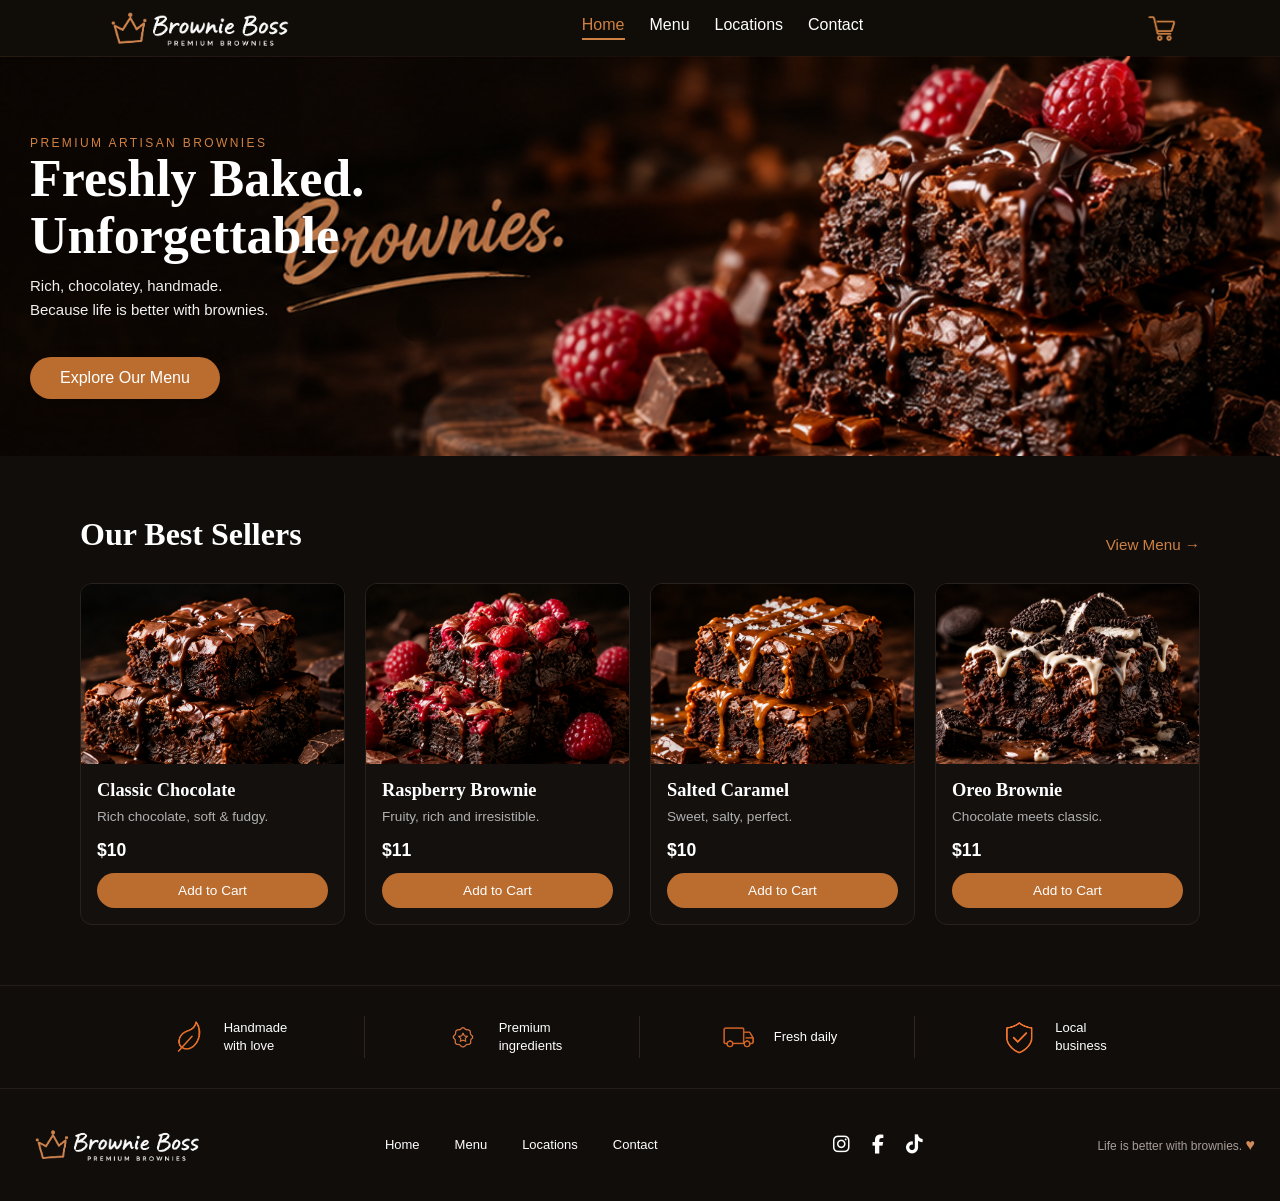
<file: index.html>
<!DOCTYPE html> <!-- Tells the browser this document uses HTML5 -->
<html lang="en"> <!-- Starts the HTML document and sets its language to English -->

<head> <!-- Contains website settings and external resources -->

    <meta charset="UTF-8"> <!-- Allows special characters and symbols to display correctly -->

    <title>Brownie Boss | Home</title> <!-- Text displayed in the browser tab -->

    <link rel="stylesheet" href="styles/stylesHome.css"> <!-- Connects the external CSS file -->

    <meta name="viewport" content="width=device-width, initial-scale=1.0"> <!-- Makes the website adapt to different screen sizes -->

    <link rel="stylesheet" href="https://cdnjs.cloudflare.com/ajax/libs/font-awesome/6.7.2/css/all.min.css"> <!-- Loads Font Awesome icons for social media -->

</head> <!-- Ends the head section -->

<body> <!-- Starts all visible website content -->

    <!-- HEADER: Contains the logo, navigation links and shopping cart -->
    <header> <!-- Starts the website header -->

        <nav> <!-- Starts the navigation bar -->

            <!-- LOGO -->
            <div class="desktop-item logo"> <!-- Container for the website logo -->
                <a href="index.html">Browny Boss logo</a> <!-- Clickable logo that returns to the homepage -->
            </div> <!-- Ends the logo container -->

            <!-- NAVIGATION LINKS -->
            <ul class="nav-links"> <!-- Creates a list of navigation links -->

                <li><a href="index.html" class="button-home active-page">Home</a></li> <!-- Homepage link, highlighted as the active page -->

                <li><a href="menu.html" class="button-menu">Menu</a></li> <!-- Opens the menu page -->

                <li><a href="locations.html" class="button-locations">Locations</a></li> <!-- Opens the locations page -->

                <li><a href="contact.html" class="desktop-contacts">Contact</a></li> <!-- Opens the contact page -->

            </ul> <!-- Ends the navigation links list -->

            <!-- SHOPPING CART -->
            <div class="desktop-item cart"> <!-- Container for the shopping cart -->

                <a href="cart.html" class="cart">Cart</a> <!-- Shopping cart link; destination has not been set yet -->

            </div> <!-- Ends the shopping cart container -->

        </nav> <!-- Ends the navigation bar -->

    </header> <!-- Ends the header -->


    <!-- SECTION 1: Main hero section with the background image and welcome text -->
    <section class="section1"> <!-- Starts the first section -->

        <div class="section1-text-container"> <!-- Groups the hero text and button together -->

            <h6 class="UperText">PREMIUM ARTISAN BROWNIES</h6> <!-- Small introductory text above the main heading -->

            <h1 class="LowerText">Freshly Baked.<br>Unforgettable</h1> <!-- Main website heading; br moves the second part to a new line -->

            <h6 class="LowestText">Rich, chocolatey, handmade.<br>Because life is better with brownies.</h6> <!-- Description below the heading -->

            <a href="menu.html" class="Menu-Button">Explore Our Menu</a> <!-- Button-style link that opens the menu page -->

        </div> <!-- Ends the hero text container -->

    </section> <!-- Ends Section 1 -->


    <!-- SECTION 2: Displays the four best-selling brownies -->
    <section class="section2"> <!-- Starts the Best Sellers section -->

        <div class="section2-header"> <!-- Container for the section title and View Menu link -->

            <h2>Our Best Sellers</h2> <!-- Heading for the Best Sellers section -->

            <a href="menu.html" class="view-menu-link">View Menu &rarr;</a> <!-- Link to the menu page; &rarr; displays a right arrow -->

        </div> <!-- Ends the section header -->


        <!-- PRODUCT GRID: Arranges the brownie cards into columns -->
        <div class="products-grid"> <!-- Starts the product grid -->


            <!-- PRODUCT 1: Classic Chocolate -->
            <div class="product-card"> <!-- Starts the first product card -->

                <img src="image/Chocolate Brownie.png" alt="Classic Chocolate Brownie"> <!-- Displays the chocolate brownie image -->

                <div class="product-info"> <!-- Contains the product name, description, price and button -->

                    <h3>Classic Chocolate</h3> <!-- Product name -->

                    <p class="product-desc">Rich chocolate, soft & fudgy.</p> <!-- Short product description -->

                    <div class="product-footer"> <!-- Groups the price and Add to Cart button -->

                        <span class="price">$10</span> <!-- Displays the product price -->

                        <button class="add-to-cart-btn">Add to Cart</button> <!-- Button intended to add this product to the cart; requires JavaScript -->

                    </div> <!-- Ends the product footer -->

                </div> <!-- Ends the product information -->

            </div> <!-- Ends the first product card -->


            <!-- PRODUCT 2: Raspberry Brownie -->
            <div class="product-card"> <!-- Starts the second product card -->

                <img src="image/Raspberry Brownie.png" alt="Raspberry Brownie"> <!-- Displays the raspberry brownie image -->

                <div class="product-info"> <!-- Contains the product information -->

                    <h3>Raspberry Brownie</h3> <!-- Product name -->

                    <p class="product-desc">Fruity, rich and irresistible.</p> <!-- Product description -->

                    <div class="product-footer"> <!-- Groups the price and button -->

                        <span class="price">$11</span> <!-- Displays the price -->

                        <button class="add-to-cart-btn">Add to Cart</button> <!-- Add to Cart button; requires JavaScript -->

                    </div> <!-- Ends the product footer -->

                </div> <!-- Ends the product information -->

            </div> <!-- Ends the second product card -->


            <!-- PRODUCT 3: Salted Caramel -->
            <div class="product-card"> <!-- Starts the third product card -->

                <img src="image/Salted Caramel Brownie.png" alt="Salted Caramel Brownie"> <!-- Displays the salted caramel brownie image -->

                <div class="product-info"> <!-- Contains the product information -->

                    <h3>Salted Caramel</h3> <!-- Product name -->

                    <p class="product-desc">Sweet, salty, perfect.</p> <!-- Product description -->

                    <div class="product-footer"> <!-- Groups the price and button -->

                        <span class="price">$10</span> <!-- Displays the price -->

                        <button class="add-to-cart-btn">Add to Cart</button> <!-- Add to Cart button; requires JavaScript -->

                    </div> <!-- Ends the product footer -->

                </div> <!-- Ends the product information -->

            </div> <!-- Ends the third product card -->


            <!-- PRODUCT 4: Oreo Brownie -->
            <div class="product-card"> <!-- Starts the fourth product card -->

                <img src="image/Oreo Brownie.png" alt="Oreo Brownie"> <!-- Displays the Oreo brownie image -->

                <div class="product-info"> <!-- Contains the product information -->

                    <h3>Oreo Brownie</h3> <!-- Product name -->

                    <p class="product-desc">Chocolate meets classic.</p> <!-- Product description -->

                    <div class="product-footer"> <!-- Groups the price and button -->

                        <span class="price">$11</span> <!-- Displays the price -->

                        <button class="add-to-cart-btn">Add to Cart</button> <!-- Add to Cart button; requires JavaScript -->

                    </div> <!-- Ends the product footer -->

                </div> <!-- Ends the product information -->

            </div> <!-- Ends the fourth product card -->

        </div> <!-- Ends the products grid -->

    </section> <!-- Ends Section 2 -->


    <!-- SECTION 3: Shows four reasons to choose Brownie Boss -->
    <section class="section3"> <!-- Starts the features section -->

        <div class="features-container"> <!-- Container that arranges the four features in columns -->


            <!-- FEATURE 1: Handmade -->
            <div class="feature"> <!-- Starts the first feature -->

                <img src="image/handmade icon.png" alt="Handmade"> <!-- Displays the handmade leaf icon -->

                <p>Handmade<br>with love</p> <!-- Feature text displayed on two lines -->

            </div> <!-- Ends the first feature -->


            <!-- FEATURE 2: Premium Ingredients -->
            <div class="feature"> <!-- Starts the second feature -->

                <img src="image/prominum ingrident icon.png" alt="Premium"> <!-- Displays the premium ingredients icon -->

                <p>Premium<br>ingredients</p> <!-- Feature text displayed on two lines -->

            </div> <!-- Ends the second feature -->


            <!-- FEATURE 3: Fresh Daily -->
            <div class="feature"> <!-- Starts the third feature -->

                <img src="image/fresh dayly icon.png" alt="Delivery"> <!-- Displays the delivery truck icon -->

                <p>Fresh daily</p> <!-- Text describing daily freshness -->

            </div> <!-- Ends the third feature -->


            <!-- FEATURE 4: Local Business -->
            <div class="feature"> <!-- Starts the fourth feature -->

                <img src="image/lcal biznes icon.png" alt="Local business"> <!-- Displays the shield icon -->

                <p>Local<br>business</p> <!-- Feature text displayed on two lines -->

            </div> <!-- Ends the fourth feature -->

        </div> <!-- Ends the features container -->

    </section> <!-- Ends Section 3 -->


    <!-- FOOTER: Bottom area containing the logo, links, social media and slogan -->
    <footer> <!-- Starts the footer -->

        <div class="footer-container"> <!-- Main container for all footer elements -->


            <!-- FOOTER LOGO -->
            <div class="footer-logo"> <!-- Container for the footer logo -->

                <a href="index.html"> <!-- Makes the logo clickable and links to the homepage -->

                    <img src="image/Brownie Boss Crown Logo.png" alt="Brownie Boss"> <!-- Displays the Brownie Boss logo -->

                </a> <!-- Ends the logo link -->

            </div> <!-- Ends the footer logo container -->


            <!-- FOOTER NAVIGATION -->
            <div class="footer-nav"> <!-- Groups the footer navigation links -->

                <a href="index.html">Home</a> <!-- Homepage link -->

                <a href="menu.html">Menu</a> <!-- Menu page link -->

                <a href="locations.html">Locations</a> <!-- Locations page link -->

                <a href="contact.html">Contact</a> <!-- Contact page link -->

            </div> <!-- Ends footer navigation -->


            <!-- SOCIAL MEDIA ICONS -->
            <div class="footer-socials"> <!-- Container for the social media links -->

                <a href="https://www.instagram.com/" aria-label="Instagram"> <!-- Link to Instagram; aria-label describes the icon for accessibility -->

                    <i class="fa-brands fa-instagram"></i> <!-- Displays the Instagram icon using Font Awesome -->

                </a> <!-- Ends Instagram link -->

                <a href="https://www.facebook.com/" aria-label="Facebook"> <!-- Link to Facebook -->

                    <i class="fa-brands fa-facebook-f"></i> <!-- Displays the Facebook icon -->

                </a> <!-- Ends Facebook link -->

                <a href="https://www.tiktok.com/" aria-label="TikTok"> <!-- Link to TikTok -->

                    <i class="fa-brands fa-tiktok"></i> <!-- Displays the TikTok icon -->

                </a> <!-- Ends TikTok link -->

            </div> <!-- Ends the social media container -->


            <!-- FOOTER SLOGAN -->
            <div class="footer-text"> <!-- Container for the footer slogan -->

                <p>Life is better with brownies. <span>♥</span></p> <!-- Displays the slogan; span allows the heart to have a separate color -->

            </div> <!-- Ends the slogan container -->

        </div> <!-- Ends the footer container -->

    </footer> <!-- Ends the footer -->

    <!-- Makes Add to Cart buttons work -->
<script src="scripts/addToCart.js"></script>

</body> <!-- Ends the visible website content -->

</html> <!-- Ends the HTML document -->
</file>
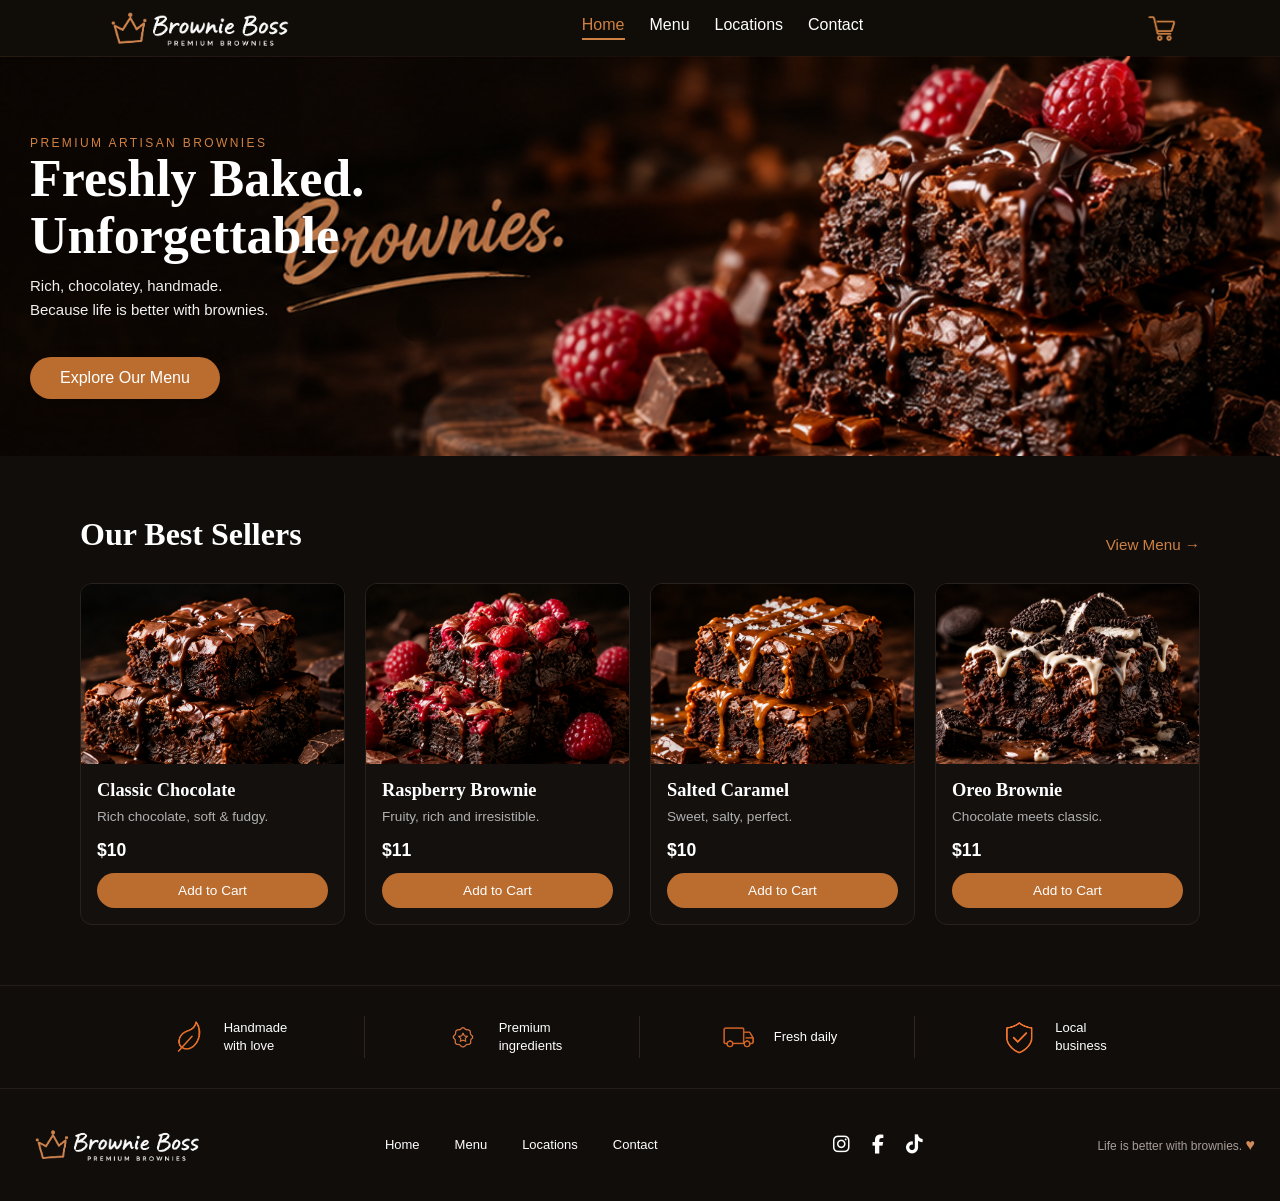
<file: pages/index.html>
<!DOCTYPE html> <!-- Tells the browser this document uses HTML5 -->
<html lang="en"> <!-- Starts the HTML document and sets its language to English -->

<head> <!-- Contains website settings and external resources -->

    <meta charset="UTF-8"> <!-- Allows special characters and symbols to display correctly -->

    <title>Brownie Boss | Home</title> <!-- Text displayed in the browser tab -->

    <link rel="stylesheet" href="../styles/stylesHome.css"> <!-- Connects the external CSS file -->

    <meta name="viewport" content="width=device-width, initial-scale=1.0"> <!-- Makes the website adapt to different screen sizes -->

    <link rel="stylesheet" href="https://cdnjs.cloudflare.com/ajax/libs/font-awesome/6.7.2/css/all.min.css"> <!-- Loads Font Awesome icons for social media -->

</head> <!-- Ends the head section -->

<body> <!-- Starts all visible website content -->

    <!-- HEADER: Contains the logo, navigation links and shopping cart -->
    <header> <!-- Starts the website header -->

        <nav> <!-- Starts the navigation bar -->

            <!-- LOGO -->
            <div class="desktop-item logo"> <!-- Container for the website logo -->
                <a href="index.html">Browny Boss logo</a> <!-- Clickable logo that returns to the homepage -->
            </div> <!-- Ends the logo container -->

            <!-- NAVIGATION LINKS -->
            <ul class="nav-links"> <!-- Creates a list of navigation links -->

                <li><a href="index.html" class="button-home active-page">Home</a></li> <!-- Homepage link, highlighted as the active page -->

                <li><a href="menu.html" class="button-menu">Menu</a></li> <!-- Opens the menu page -->

                <li><a href="locations.html" class="button-locations">Locations</a></li> <!-- Opens the locations page -->

                <li><a href="contact.html" class="desktop-contacts">Contact</a></li> <!-- Opens the contact page -->

            </ul> <!-- Ends the navigation links list -->

            <!-- SHOPPING CART -->
            <div class="desktop-item cart"> <!-- Container for the shopping cart -->

                <a href="cart.html" class="cart">Cart</a> <!-- Shopping cart link; destination has not been set yet -->

            </div> <!-- Ends the shopping cart container -->

        </nav> <!-- Ends the navigation bar -->

    </header> <!-- Ends the header -->


    <!-- SECTION 1: Main hero section with the background image and welcome text -->
    <section class="section1"> <!-- Starts the first section -->

        <div class="section1-text-container"> <!-- Groups the hero text and button together -->

            <h6 class="UperText">PREMIUM ARTISAN BROWNIES</h6> <!-- Small introductory text above the main heading -->

            <h1 class="LowerText">Freshly Baked.<br>Unforgettable</h1> <!-- Main website heading; br moves the second part to a new line -->

            <h6 class="LowestText">Rich, chocolatey, handmade.<br>Because life is better with brownies.</h6> <!-- Description below the heading -->

            <a href="menu.html" class="Menu-Button">Explore Our Menu</a> <!-- Button-style link that opens the menu page -->

        </div> <!-- Ends the hero text container -->

    </section> <!-- Ends Section 1 -->


    <!-- SECTION 2: Displays the four best-selling brownies -->
    <section class="section2"> <!-- Starts the Best Sellers section -->

        <div class="section2-header"> <!-- Container for the section title and View Menu link -->

            <h2>Our Best Sellers</h2> <!-- Heading for the Best Sellers section -->

            <a href="menu.html" class="view-menu-link">View Menu &rarr;</a> <!-- Link to the menu page; &rarr; displays a right arrow -->

        </div> <!-- Ends the section header -->


        <!-- PRODUCT GRID: Arranges the brownie cards into columns -->
        <div class="products-grid"> <!-- Starts the product grid -->


            <!-- PRODUCT 1: Classic Chocolate -->
            <div class="product-card"> <!-- Starts the first product card -->

                <img src="../image/Chocolate Brownie.png" alt="Classic Chocolate Brownie"> <!-- Displays the chocolate brownie image -->

                <div class="product-info"> <!-- Contains the product name, description, price and button -->

                    <h3>Classic Chocolate</h3> <!-- Product name -->

                    <p class="product-desc">Rich chocolate, soft & fudgy.</p> <!-- Short product description -->

                    <div class="product-footer"> <!-- Groups the price and Add to Cart button -->

                        <span class="price">$10</span> <!-- Displays the product price -->

                        <button class="add-to-cart-btn">Add to Cart</button> <!-- Button intended to add this product to the cart; requires JavaScript -->

                    </div> <!-- Ends the product footer -->

                </div> <!-- Ends the product information -->

            </div> <!-- Ends the first product card -->


            <!-- PRODUCT 2: Raspberry Brownie -->
            <div class="product-card"> <!-- Starts the second product card -->

                <img src="../image/Raspberry Brownie.png" alt="Raspberry Brownie"> <!-- Displays the raspberry brownie image -->

                <div class="product-info"> <!-- Contains the product information -->

                    <h3>Raspberry Brownie</h3> <!-- Product name -->

                    <p class="product-desc">Fruity, rich and irresistible.</p> <!-- Product description -->

                    <div class="product-footer"> <!-- Groups the price and button -->

                        <span class="price">$11</span> <!-- Displays the price -->

                        <button class="add-to-cart-btn">Add to Cart</button> <!-- Add to Cart button; requires JavaScript -->

                    </div> <!-- Ends the product footer -->

                </div> <!-- Ends the product information -->

            </div> <!-- Ends the second product card -->


            <!-- PRODUCT 3: Salted Caramel -->
            <div class="product-card"> <!-- Starts the third product card -->

                <img src="../image/Salted Caramel Brownie.png" alt="Salted Caramel Brownie"> <!-- Displays the salted caramel brownie image -->

                <div class="product-info"> <!-- Contains the product information -->

                    <h3>Salted Caramel</h3> <!-- Product name -->

                    <p class="product-desc">Sweet, salty, perfect.</p> <!-- Product description -->

                    <div class="product-footer"> <!-- Groups the price and button -->

                        <span class="price">$10</span> <!-- Displays the price -->

                        <button class="add-to-cart-btn">Add to Cart</button> <!-- Add to Cart button; requires JavaScript -->

                    </div> <!-- Ends the product footer -->

                </div> <!-- Ends the product information -->

            </div> <!-- Ends the third product card -->


            <!-- PRODUCT 4: Oreo Brownie -->
            <div class="product-card"> <!-- Starts the fourth product card -->

                <img src="../image/Oreo Brownie.png" alt="Oreo Brownie"> <!-- Displays the Oreo brownie image -->

                <div class="product-info"> <!-- Contains the product information -->

                    <h3>Oreo Brownie</h3> <!-- Product name -->

                    <p class="product-desc">Chocolate meets classic.</p> <!-- Product description -->

                    <div class="product-footer"> <!-- Groups the price and button -->

                        <span class="price">$11</span> <!-- Displays the price -->

                        <button class="add-to-cart-btn">Add to Cart</button> <!-- Add to Cart button; requires JavaScript -->

                    </div> <!-- Ends the product footer -->

                </div> <!-- Ends the product information -->

            </div> <!-- Ends the fourth product card -->

        </div> <!-- Ends the products grid -->

    </section> <!-- Ends Section 2 -->


    <!-- SECTION 3: Shows four reasons to choose Brownie Boss -->
    <section class="section3"> <!-- Starts the features section -->

        <div class="features-container"> <!-- Container that arranges the four features in columns -->


            <!-- FEATURE 1: Handmade -->
            <div class="feature"> <!-- Starts the first feature -->

                <img src="../image/handmade icon.png" alt="Handmade"> <!-- Displays the handmade leaf icon -->

                <p>Handmade<br>with love</p> <!-- Feature text displayed on two lines -->

            </div> <!-- Ends the first feature -->


            <!-- FEATURE 2: Premium Ingredients -->
            <div class="feature"> <!-- Starts the second feature -->

                <img src="../image/prominum ingrident icon.png" alt="Premium"> <!-- Displays the premium ingredients icon -->

                <p>Premium<br>ingredients</p> <!-- Feature text displayed on two lines -->

            </div> <!-- Ends the second feature -->


            <!-- FEATURE 3: Fresh Daily -->
            <div class="feature"> <!-- Starts the third feature -->

                <img src="../image/fresh dayly icon.png" alt="Delivery"> <!-- Displays the delivery truck icon -->

                <p>Fresh daily</p> <!-- Text describing daily freshness -->

            </div> <!-- Ends the third feature -->


            <!-- FEATURE 4: Local Business -->
            <div class="feature"> <!-- Starts the fourth feature -->

                <img src="../image/lcal biznes icon.png" alt="Local business"> <!-- Displays the shield icon -->

                <p>Local<br>business</p> <!-- Feature text displayed on two lines -->

            </div> <!-- Ends the fourth feature -->

        </div> <!-- Ends the features container -->

    </section> <!-- Ends Section 3 -->


    <!-- FOOTER: Bottom area containing the logo, links, social media and slogan -->
    <footer> <!-- Starts the footer -->

        <div class="footer-container"> <!-- Main container for all footer elements -->


            <!-- FOOTER LOGO -->
            <div class="footer-logo"> <!-- Container for the footer logo -->

                <a href="index.html"> <!-- Makes the logo clickable and links to the homepage -->

                    <img src="../image/Brownie Boss Crown Logo.png" alt="Brownie Boss"> <!-- Displays the Brownie Boss logo -->

                </a> <!-- Ends the logo link -->

            </div> <!-- Ends the footer logo container -->


            <!-- FOOTER NAVIGATION -->
            <div class="footer-nav"> <!-- Groups the footer navigation links -->

                <a href="index.html">Home</a> <!-- Homepage link -->

                <a href="menu.html">Menu</a> <!-- Menu page link -->

                <a href="locations.html">Locations</a> <!-- Locations page link -->

                <a href="contact.html">Contact</a> <!-- Contact page link -->

            </div> <!-- Ends footer navigation -->


            <!-- SOCIAL MEDIA ICONS -->
            <div class="footer-socials"> <!-- Container for the social media links -->

                <a href="https://www.instagram.com/" aria-label="Instagram"> <!-- Link to Instagram; aria-label describes the icon for accessibility -->

                    <i class="fa-brands fa-instagram"></i> <!-- Displays the Instagram icon using Font Awesome -->

                </a> <!-- Ends Instagram link -->

                <a href="https://www.facebook.com/" aria-label="Facebook"> <!-- Link to Facebook -->

                    <i class="fa-brands fa-facebook-f"></i> <!-- Displays the Facebook icon -->

                </a> <!-- Ends Facebook link -->

                <a href="https://www.tiktok.com/" aria-label="TikTok"> <!-- Link to TikTok -->

                    <i class="fa-brands fa-tiktok"></i> <!-- Displays the TikTok icon -->

                </a> <!-- Ends TikTok link -->

            </div> <!-- Ends the social media container -->


            <!-- FOOTER SLOGAN -->
            <div class="footer-text"> <!-- Container for the footer slogan -->

                <p>Life is better with brownies. <span>♥</span></p> <!-- Displays the slogan; span allows the heart to have a separate color -->

            </div> <!-- Ends the slogan container -->

        </div> <!-- Ends the footer container -->

    </footer> <!-- Ends the footer -->

    <!-- Makes Add to Cart buttons work -->
<script src="../scripts/addToCart.js"></script>

</body> <!-- Ends the visible website content -->

</html> <!-- Ends the HTML document -->
</file>
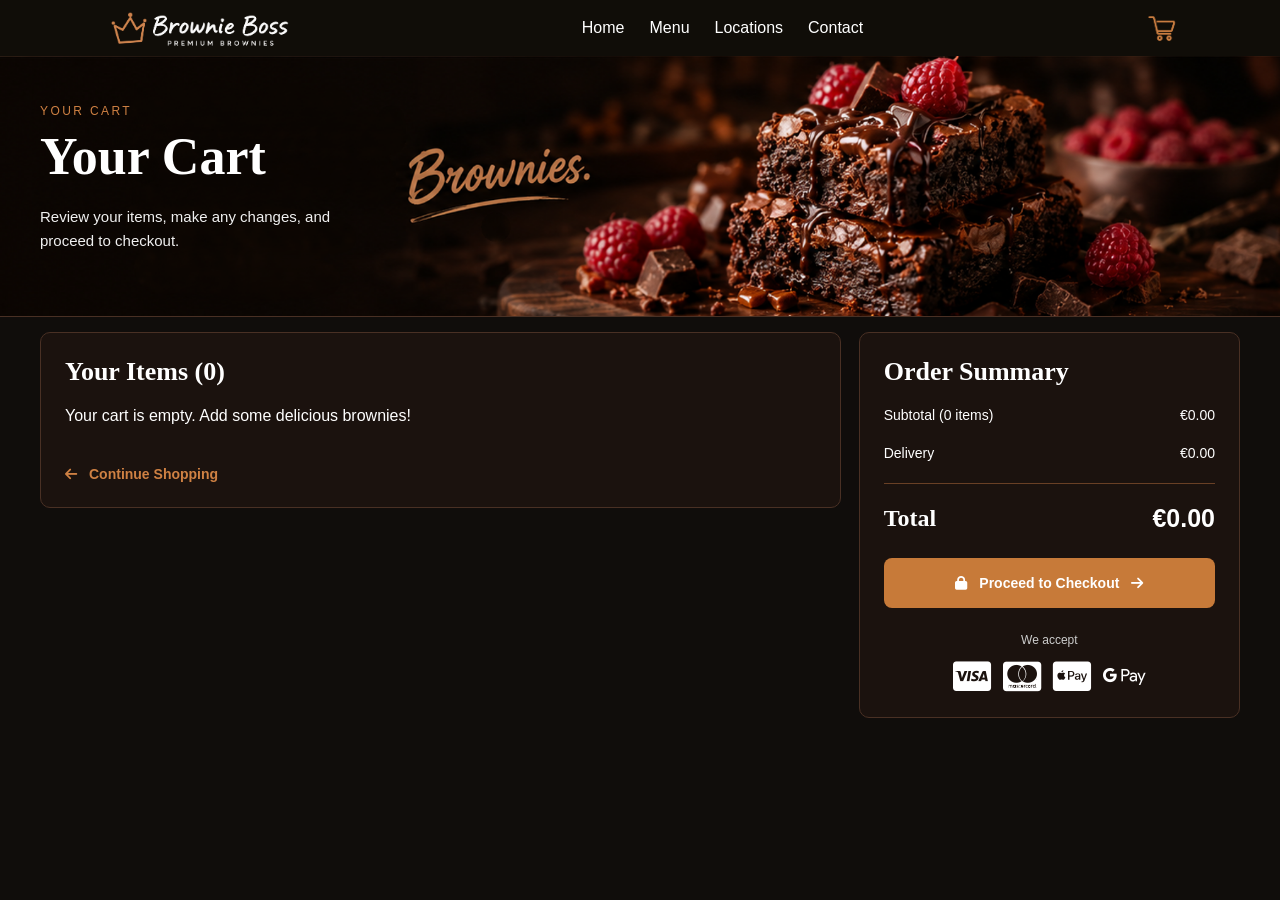
<file: cart.html>
<!DOCTYPE html>
<html lang="en">

<head>
    <!-- Supports special characters -->
    <meta charset="UTF-8">

    <!-- Makes the website responsive -->
    <meta name="viewport" content="width=device-width, initial-scale=1.0">

    <!-- Browser tab title -->
    <title>Your Cart | Brownie Boss</title>

    <!-- Cart page CSS -->
    <link rel="stylesheet" href="styles/stylesCart.css">

    <!-- Font Awesome icons -->
    <link rel="stylesheet" href="https://cdnjs.cloudflare.com/ajax/libs/font-awesome/6.7.2/css/all.min.css">
</head>

<body>

    <!-- ======================================== -->
    <!-- HEADER                                   -->
    <!-- ======================================== -->

    <header>
        <nav>

            <!-- Website logo -->
            <div class="desktop-item logo">
                <a href="index.html">Brownie Boss logo</a>
            </div>

            <!-- Navigation links -->
            <ul class="nav-links">
                <li><a href="index.html">Home</a></li>
                <li><a href="menu.html">Menu</a></li>
                <li><a href="locations.html">Locations</a></li>
                <li><a href="contact.html">Contact</a></li>
            </ul>

            <!-- Shopping cart -->
            <div class="desktop-item cart">
                <a href="cart.html" aria-label="Shopping cart">
                    Cart
                </a>
            </div>

        </nav>
    </header>

    <!-- ======================================== -->
    <!-- SECTION 1: CART HERO                     -->
    <!-- ======================================== -->

    <section class="section1">

        <!-- Hero text container -->
        <div class="section1-text-container">

            <!-- Small heading -->
            <h6 class="UperText">YOUR CART</h6>

            <!-- Main heading -->
            <h1 class="LowerText">Your Cart</h1>

            <!-- Description -->
            <p class="LowestText">
                Review your items, make any changes, and<br>
                proceed to checkout.
            </p>

        </div>

    </section>

    <!-- ======================================== -->
    <!-- SECTION 2: SHOPPING CART                 -->
    <!-- ======================================== -->

    <section class="section2">

        <!-- Container for cart items and order summary -->
        <div class="cart-grid">

            <!-- LEFT CARD: CART ITEMS -->
            <div class="cart-items-card">

                <!-- Cart heading -->
                <h2>Your Items (<span id="cart-count">0</span>)</h2>

                <!-- JavaScript will insert selected brownies here -->
                <div id="cart-products"></div>

                <!-- Return to menu -->
                <a href="menu.html" class="continue-shopping">
                    <i class="fa-solid fa-arrow-left"></i>
                    Continue Shopping
                </a>

            </div> <!-- Ends cart items card -->

            <!-- RIGHT CARD: ORDER SUMMARY -->
            <div class="order-summary-card">

                <!-- Summary heading -->
                <h2>Order Summary</h2>

                <!-- Subtotal -->
                <div class="summary-row">
                    <span>
                        Subtotal (<span id="summary-count">0</span> items)
                    </span>
                    <span id="subtotal">€0.00</span>
                </div>

                <!-- Delivery cost -->
                <div class="summary-row">
                    <span>Delivery</span>
                    <span id="delivery">€0.00</span>
                </div>

                <!-- Divider -->
                <div class="summary-divider"></div>

                <!-- Final total -->
                <div class="summary-total">
                    <h3>Total</h3>
                    <strong id="grand-total">€0.00</strong>
                </div>

                <!-- Checkout button -->
                <button type="button" class="checkout-button">
                    <i class="fa-solid fa-lock"></i>
                    Proceed to Checkout
                    <i class="fa-solid fa-arrow-right"></i>
                </button>

                <!-- Payment methods -->
                <div class="payment-methods">
                    <p>We accept</p>

                    <div class="payment-icons">
                        <i class="fa-brands fa-cc-visa" aria-label="Visa"></i>
                        <i class="fa-brands fa-cc-mastercard" aria-label="Mastercard"></i>
                        <i class="fa-brands fa-cc-apple-pay" aria-label="Apple Pay"></i>
                        <i class="fa-brands fa-google-pay" aria-label="Google Pay"></i>
                    </div>
                </div>

            </div> <!-- Ends order summary card -->

        </div> <!-- Ends cart grid -->

    </section> <!-- Ends Section 2 -->

    <!-- Connects the cart JavaScript file -->
    <script src="scripts/cart.js"></script>

</body>
</html>
</file>
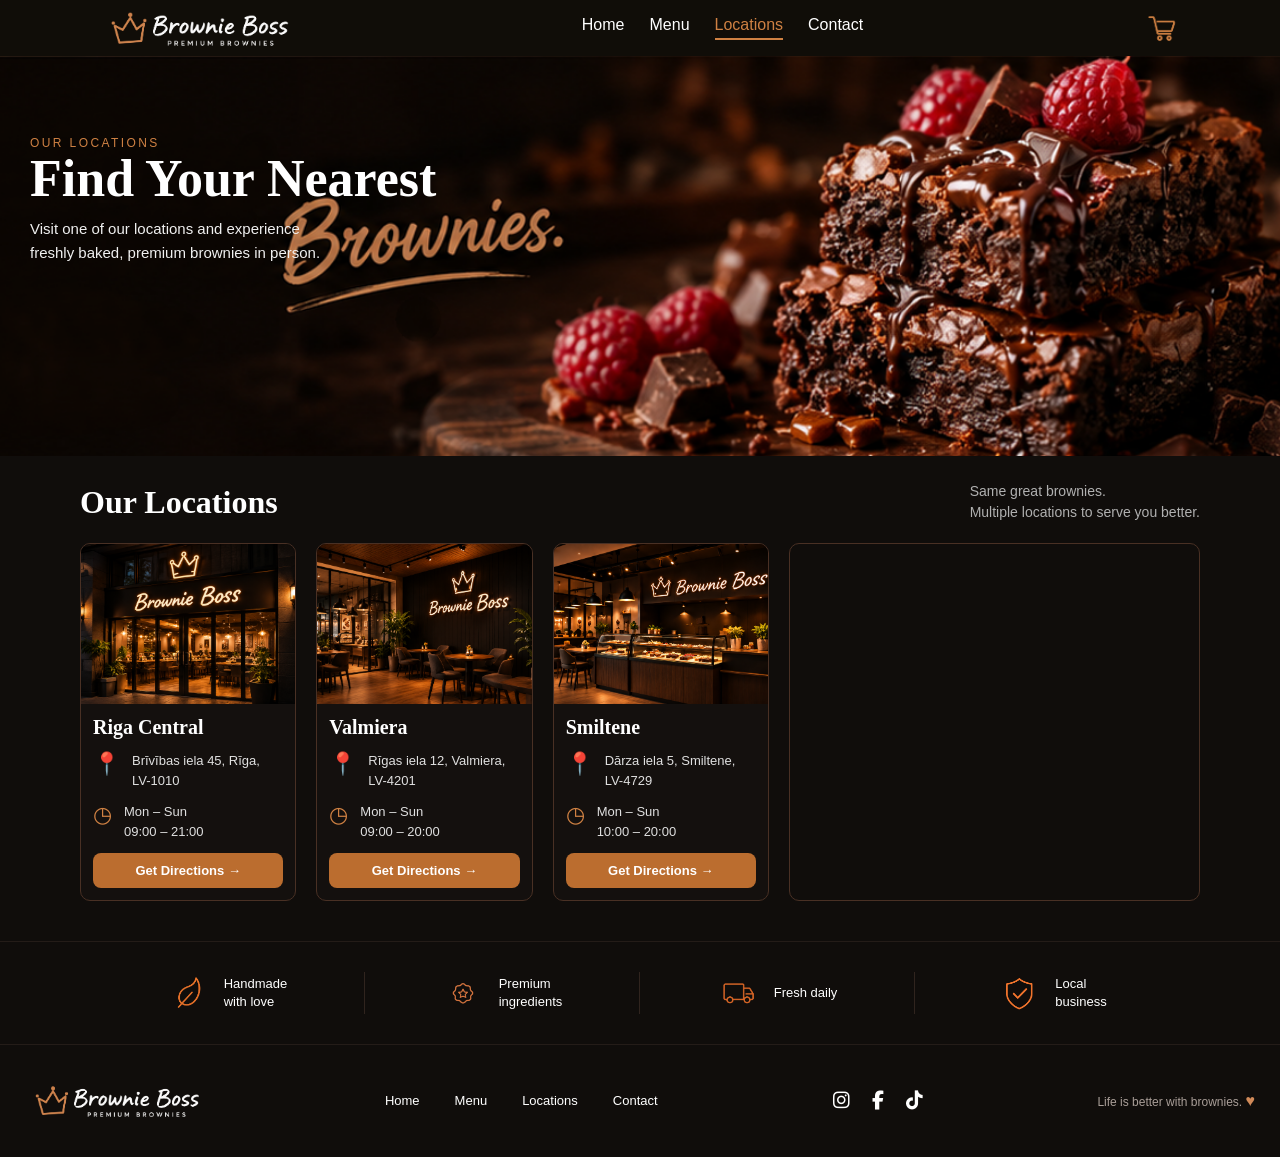
<file: locations.html>
<!DOCTYPE html>
<html lang="en">
<head>
    <meta charset="UTF-8">
    <meta name="viewport" content="width=device-width, initial-scale=1.0">
    <link rel="stylesheet" href="styles/stylesLocations.css">
    <link rel="stylesheet" href="https://cdnjs.cloudflare.com/ajax/libs/font-awesome/6.7.2/css/all.min.css">
</head>
<body>
    <header> <!-- Starts the website header -->

        <nav> <!-- Starts the navigation bar -->

            <!-- LOGO -->
            <div class="desktop-item logo"> <!-- Container for the website logo -->
                <a href="index.html">Browny Boss logo</a> <!-- Clickable logo that returns to the homepage -->
            </div> <!-- Ends the logo container -->

            <!-- NAVIGATION LINKS -->
            <ul class="nav-links"> <!-- Creates a list of navigation links -->

                <li><a href="index.html" class="button-home">Home</a></li> <!-- Homepage link, highlighted as the active page -->

                <li><a href="menu.html" class="button-menu">Menu</a></li> <!-- Opens the menu page -->

                <li><a href="locations.html" class="button-locations active-page">Locations</a></li> <!-- Opens the locations page -->

                <li><a href="contact.html" class="desktop-contacts">Contact</a></li> <!-- Opens the contact page -->

            </ul> <!-- Ends the navigation links list -->

            <!-- SHOPPING CART -->
            <div class="desktop-item cart"> <!-- Container for the shopping cart -->

                <a href="cart.html" class="cart">Cart</a> <!-- Shopping cart link; destination has not been set yet -->

            </div> <!-- Ends the shopping cart container -->

        </nav> <!-- Ends the navigation bar -->

    </header> <!-- Ends the header -->

    <!-- SECTION 1: Main hero section with the background image and welcome text -->
    <section class="section1"> <!-- Starts the first section -->

        <div class="section1-text-container"> <!-- Groups the hero text and button together -->

            <h6 class="UperText">OUR LOCATIONS</h6> <!-- Small introductory text above the main heading -->

            <h1 class="LowerText">Find Your Nearest</h1> <!-- Main website heading; br moves the second part to a new line -->

            <h6 class="LowestText">Visit one of our locations and experience <br> freshly baked, premium brownies in person.</h6> <!-- Description below the heading -->

        </div> <!-- Ends the hero text container -->

    </section> <!-- Ends Section 1 -->


<!-- SECTION 2: Our Locations -->
<section class="section2">

    <!-- Container for the section heading -->
    <div class="section2-heading">

        <!-- Main heading -->
        <h2>Our Locations</h2>

        <!-- Description on the right -->
        <p>Same great brownies.<br>
           Multiple locations to serve you better.</p>

    </div> <!-- Ends section heading -->

    <!-- Container for location cards and map -->
     <div class="locations-grid">
    
<!-- LOCATION 1: RIGA CENTRAL -->
<div class="location-card">

    <!-- Store image -->
    <img src="image/Brownie Boss Café L1.png"
         alt="Brownie Boss Riga Central"
         class="location-image">

    <!-- Container for store information -->
    <div class="location-info">

        <!-- Store name -->
        <h3>Riga Central</h3>

        <!-- Store address -->
        <div class="location-detail">
            <span class="location-icon">📍</span>
            <p>Brīvības iela 45, Rīga,<br>LV-1010</p>
        </div>

        <!-- Store opening hours -->
        <div class="location-detail">
            <span class="location-icon">◷</span>
            <p>Mon – Sun<br>09:00 – 21:00</p>
        </div>

        <!-- Directions button -->
        <a href="https://www.google.com/maps/search/?api=1&query=Brivibas+iela+45+Riga"
           target="_blank"
           rel="noopener noreferrer"
           class="directions-button">
            Get Directions →
        </a>

    </div> <!-- Ends location information -->

</div> <!-- Ends Riga Central card -->



<!-- LOCATION 2: VALMIERA -->
<div class="location-card">

    <!-- Store image -->
    <img src="image/Brownie Boss Café L2.png"
         alt="Brownie Boss Valmiera"
         class="location-image">

    <!-- Container for store information -->
    <div class="location-info">

        <!-- Store name -->
        <h3>Valmiera</h3>

        <!-- Store address -->
        <div class="location-detail">
            <span class="location-icon">📍</span>
            <p>Rīgas iela 12, Valmiera,<br>LV-4201</p>
        </div>

        <!-- Store opening hours -->
        <div class="location-detail">
            <span class="location-icon">◷</span>
            <p>Mon – Sun<br>09:00 – 20:00</p>
        </div>

        <!-- Directions button -->
        <a href="https://www.google.com/maps/search/?api=1&query=Rigas+iela+12+Valmiera+Latvia"
           target="_blank"
           rel="noopener noreferrer"
           class="directions-button">
            Get Directions →
        </a>

    </div> <!-- Ends location information -->

</div> <!-- Ends Valmiera card -->


<!-- LOCATION 3: SMILTENE -->
<div class="location-card">

    <!-- Store image -->
    <img src="image/Brownie Boss Café L3.png"
         alt="Brownie Boss Smiltene"
         class="location-image">

    <!-- Container for store information -->
    <div class="location-info">

        <!-- Store name -->
        <h3>Smiltene</h3>

        <!-- Store address -->
        <div class="location-detail">
            <span class="location-icon">📍</span>
            <p>Dārza iela 5, Smiltene,<br>LV-4729</p>
        </div>

        <!-- Store opening hours -->
        <div class="location-detail">
            <span class="location-icon">◷</span>
            <p>Mon – Sun<br>10:00 – 20:00</p>
        </div>

        <!-- Directions button -->
        <a href="https://www.google.com/maps/search/?api=1&query=Darza+iela+5+Smiltene+Latvia"
           target="_blank"
           rel="noopener noreferrer"
           class="directions-button">
            Get Directions →
        </a>

    </div> <!-- Ends location information -->

</div> <!-- Ends Smiltene card -->


<!-- MAP CONTAINER -->
<div class="location-map">

    <!-- Interactive map of Latvia -->
    <iframe
        src="https://www.openstreetmap.org/export/embed.html?bbox=23.5%2C56.5%2C26.5%2C58.2&layer=mapnik"
        title="Map of Brownie Boss locations in Latvia"
        loading="lazy">
    </iframe>

</div> <!-- Ends map container -->

</div> <!-- Ends locations grid -->

</section> <!-- Ends Section 2 -->

<section class="section3"> <!-- Starts the features section -->

        <div class="features-container"> <!-- Container that arranges the four features in columns -->


            <!-- FEATURE 1: Handmade -->
            <div class="feature"> <!-- Starts the first feature -->

                <img src="image/handmade icon.png" alt="Handmade"> <!-- Displays the handmade leaf icon -->

                <p>Handmade<br>with love</p> <!-- Feature text displayed on two lines -->

            </div> <!-- Ends the first feature -->


            <!-- FEATURE 2: Premium Ingredients -->
            <div class="feature"> <!-- Starts the second feature -->

                <img src="image/prominum ingrident icon.png" alt="Premium"> <!-- Displays the premium ingredients icon -->

                <p>Premium<br>ingredients</p> <!-- Feature text displayed on two lines -->

            </div> <!-- Ends the second feature -->


            <!-- FEATURE 3: Fresh Daily -->
            <div class="feature"> <!-- Starts the third feature -->

                <img src="image/fresh dayly icon.png" alt="Delivery"> <!-- Displays the delivery truck icon -->

                <p>Fresh daily</p> <!-- Text describing daily freshness -->

            </div> <!-- Ends the third feature -->


            <!-- FEATURE 4: Local Business -->
            <div class="feature"> <!-- Starts the fourth feature -->

                <img src="image/lcal biznes icon.png" alt="Local business"> <!-- Displays the shield icon -->

                <p>Local<br>business</p> <!-- Feature text displayed on two lines -->

            </div> <!-- Ends the fourth feature -->

        </div> <!-- Ends the features container -->

    </section> <!-- Ends Section 3 -->

    <!-- FOOTER: Bottom area containing the logo, links, social media and slogan -->
    <footer> <!-- Starts the footer -->

        <div class="footer-container"> <!-- Main container for all footer elements -->


            <!-- FOOTER LOGO -->
            <div class="footer-logo"> <!-- Container for the footer logo -->

                <a href="index.html"> <!-- Makes the logo clickable and links to the homepage -->

                    <img src="image/Brownie Boss Crown Logo.png" alt="Brownie Boss"> <!-- Displays the Brownie Boss logo -->

                </a> <!-- Ends the logo link -->

            </div> <!-- Ends the footer logo container -->


            <!-- FOOTER NAVIGATION -->
            <div class="footer-nav"> <!-- Groups the footer navigation links -->

                <a href="index.html">Home</a> <!-- Homepage link -->

                <a href="menu.html">Menu</a> <!-- Menu page link -->

                <a href="locations.html">Locations</a> <!-- Locations page link -->

                <a href="contact.html">Contact</a> <!-- Contact page link -->

            </div> <!-- Ends footer navigation -->


            <!-- SOCIAL MEDIA ICONS -->
            <div class="footer-socials"> <!-- Container for the social media links -->

                <a href="https://www.instagram.com/" aria-label="Instagram"> <!-- Link to Instagram; aria-label describes the icon for accessibility -->

                    <i class="fa-brands fa-instagram"></i> <!-- Displays the Instagram icon using Font Awesome -->

                </a> <!-- Ends Instagram link -->

                <a href="https://www.facebook.com/" aria-label="Facebook"> <!-- Link to Facebook -->

                    <i class="fa-brands fa-facebook-f"></i> <!-- Displays the Facebook icon -->

                </a> <!-- Ends Facebook link -->

                <a href="https://www.tiktok.com/" aria-label="TikTok"> <!-- Link to TikTok -->

                    <i class="fa-brands fa-tiktok"></i> <!-- Displays the TikTok icon -->

                </a> <!-- Ends TikTok link -->

            </div> <!-- Ends the social media container -->


            <!-- FOOTER SLOGAN -->
            <div class="footer-text"> <!-- Container for the footer slogan -->

                <p>Life is better with brownies. <span>♥</span></p> <!-- Displays the slogan; span allows the heart to have a separate color -->

            </div> <!-- Ends the slogan container -->

        </div> <!-- Ends the footer container -->

    </footer> <!-- Ends the footer -->

    
</body>
</html>
</file>
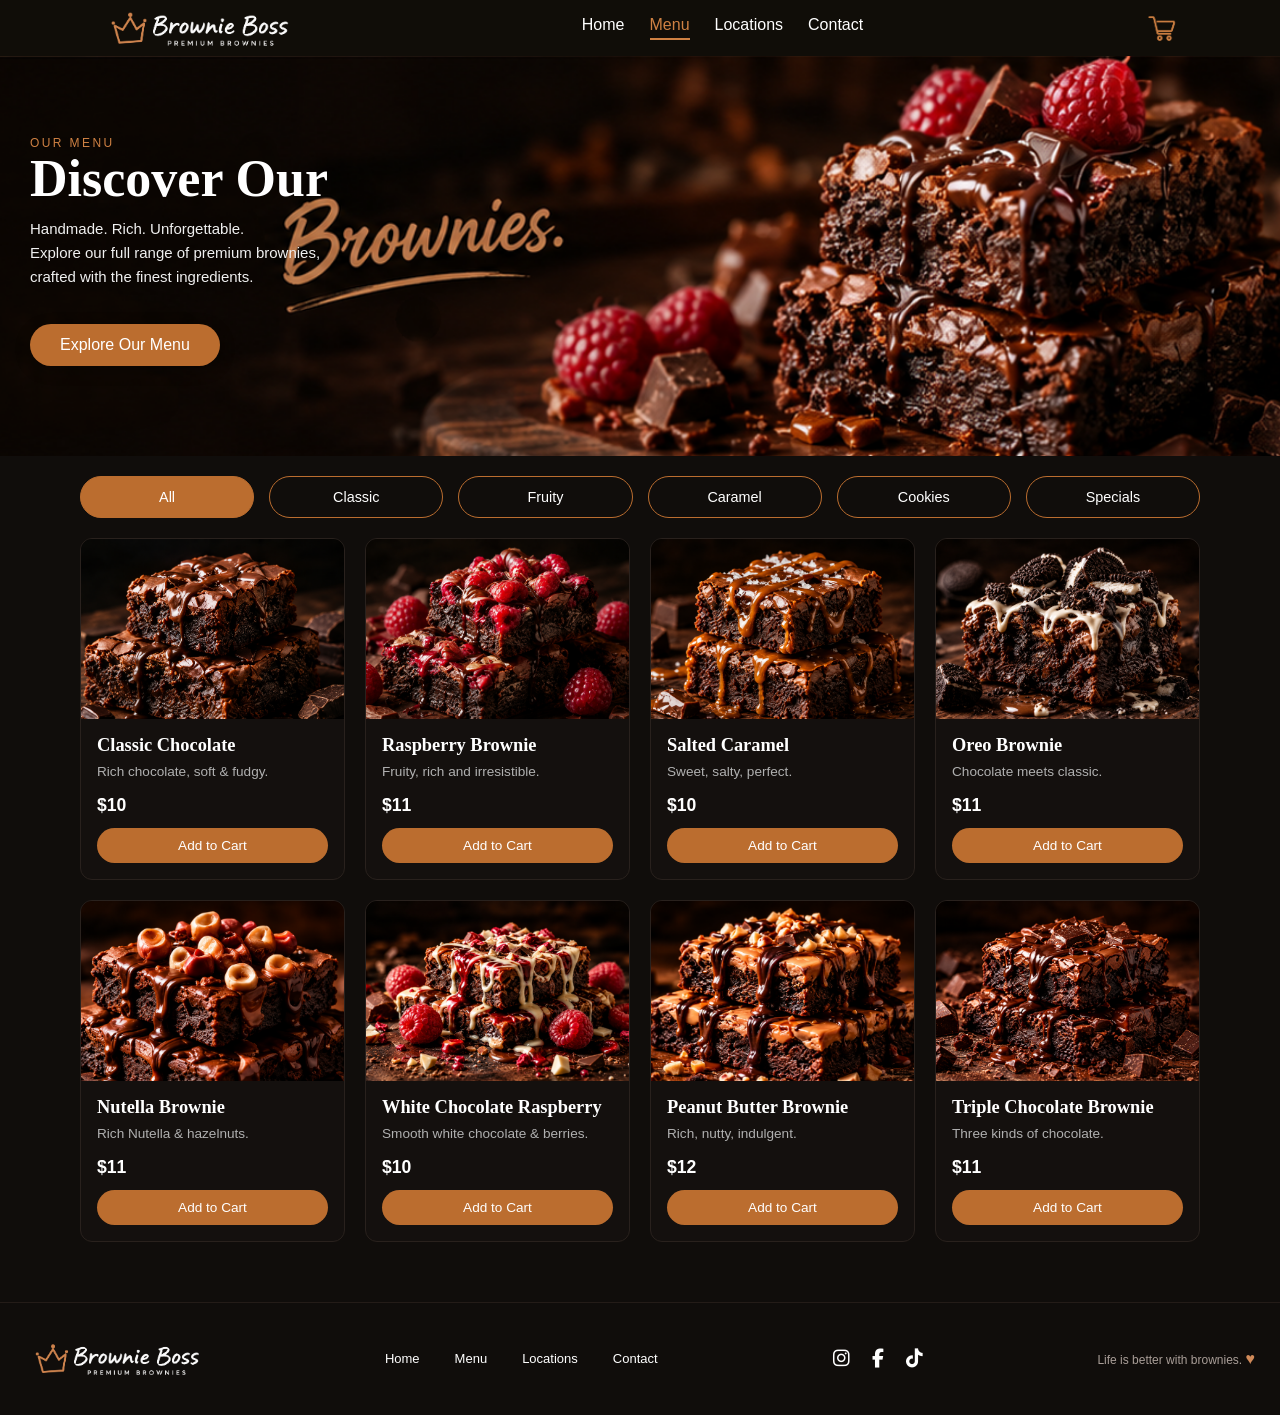
<file: menu.html>
<!DOCTYPE html>
<html lang="en">
<head>
    <meta charset="UTF-8">
    <meta name="viewport" content="width=device-width, initial-scale=1.0">
    <title>Menu</title>
    <link rel="stylesheet" href="styles/stylesMenu.css">
    <link rel="stylesheet" href="https://cdnjs.cloudflare.com/ajax/libs/font-awesome/6.7.2/css/all.min.css">
</head>
<body>
    <header> <!-- Starts the website header -->

        <nav> <!-- Starts the navigation bar -->

            <!-- LOGO -->
            <div class="desktop-item logo"> <!-- Container for the website logo -->
                <a href="index.html">Browny Boss logo</a> <!-- Clickable logo that returns to the homepage -->
            </div> <!-- Ends the logo container -->

            <!-- NAVIGATION LINKS -->
            <ul class="nav-links"> <!-- Creates a list of navigation links -->

                <li><a href="index.html" class="button-home">Home</a></li> <!-- Homepage link, highlighted as the active page -->

                <li><a href="menu.html" class="button-menu active-page">Menu</a></li> <!-- Opens the menu page -->

                <li><a href="locations.html" class="button-locations">Locations</a></li> <!-- Opens the locations page -->

                <li><a href="contact.html" class="desktop-contacts">Contact</a></li> <!-- Opens the contact page -->

            </ul> <!-- Ends the navigation links list -->

            <!-- SHOPPING CART -->
            <div class="desktop-item cart"> <!-- Container for the shopping cart -->

                <a href="cart.html" class="cart">Cart</a> <!-- Shopping cart link; destination has not been set yet -->

            </div> <!-- Ends the shopping cart container -->

        </nav> <!-- Ends the navigation bar -->

    </header> <!-- Ends the header -->

    <section class="section1"> <!-- Starts the first section -->

        <div class="section1-text-container"> <!-- Groups the hero text and button together -->

            <h6 class="UperText">OUR MENU</h6> <!-- Small introductory text above the main heading -->

            <h1 class="LowerText">Discover Our</h1> <!-- Main website heading; br moves the second part to a new line -->

            <h6 class="LowestText">Handmade. Rich. Unforgettable. <br> Explore our full range of premium brownies, <br> crafted with the finest ingredients.</h6> <!-- Description below the heading -->

            <a href="menu.html" class="Menu-Button">Explore Our Menu</a> <!-- Button-style link that opens the menu page -->

        </div> <!-- Ends the hero text container -->

    </section>

    <section class="section2">

        <div class="products-Buttons-Grid">
            <div>
                <Button class="Button active" data-filter="all">
                    All
                </Button>
            </div>
            <div>
                <Button class="Button" data-filter="classic">
                    Classic
                </Button>
            </div>
            <div>
                <Button class="Button" data-filter="fruity">
                    Fruity
                </Button>
            </div>
            <div>
                <Button class="Button" data-filter="caramel">
                    Caramel
                </Button>
            </div>
            <div>
                <Button class="Button" data-filter="cookies">
                    Cookies
                </Button>
            </div>
            <div>
                <Button class="Button" data-filter="specials">
                    Specials
                </Button>
            </div>
        </div>

        <div class="products-grid">

            <!-- PRODUCT 1: Classic Chocolate -->
            <div class="product-card" data-category="classic">
                <img src="image/Chocolate Brownie.png" alt="Classic Chocolate Brownie">
                <div class="product-info">
                    <h3>Classic Chocolate</h3>
                    <p class="product-desc">Rich chocolate, soft & fudgy.</p>
                    <div class="product-footer">
                        <span class="price">$10</span>
                        <button class="add-to-cart-btn">Add to Cart</button>
                    </div>
                </div>
            </div>

            <!-- PRODUCT 2: Raspberry Brownie -->
            <div class="product-card" data-category="fruity">
                <img src="image/Raspberry Brownie.png" alt="Raspberry Brownie">
                <div class="product-info">
                    <h3>Raspberry Brownie</h3>
                    <p class="product-desc">Fruity, rich and irresistible.</p>
                    <div class="product-footer">
                        <span class="price">$11</span>
                        <button class="add-to-cart-btn">Add to Cart</button>
                    </div>
                </div>
            </div>

            <!-- PRODUCT 3: Salted Caramel -->
            <div class="product-card" data-category="caramel">
                <img src="image/Salted Caramel Brownie.png" alt="Salted Caramel Brownie">
                <div class="product-info">
                    <h3>Salted Caramel</h3>
                    <p class="product-desc">Sweet, salty, perfect.</p>
                    <div class="product-footer">
                        <span class="price">$10</span>
                        <button class="add-to-cart-btn">Add to Cart</button>
                    </div>
                </div>
            </div>

            <!-- PRODUCT 4: Oreo Brownie -->
            <div class="product-card" data-category="cookies">
                <img src="image/Oreo Brownie.png" alt="Oreo Brownie">
                <div class="product-info">
                    <h3>Oreo Brownie</h3>
                    <p class="product-desc">Chocolate meets classic.</p>
                    <div class="product-footer">
                        <span class="price">$11</span>
                        <button class="add-to-cart-btn">Add to Cart</button>
                    </div>
                </div>
            </div>

            <!-- PRODUCT 5: Nutella Brownie -->
            <div class="product-card" data-category="classic">
                <img src="image/Nutella Brownie.png" alt="Nutella Brownie">
                <div class="product-info">
                    <h3>Nutella Brownie</h3>
                    <p class="product-desc">Rich Nutella & hazelnuts.</p>
                    <div class="product-footer">
                        <span class="price">$11</span>
                        <button class="add-to-cart-btn">Add to Cart</button>
                    </div>
                </div>
            </div>

            <!-- PRODUCT 6 -->
            <div class="product-card" data-category="fruity">
                <img src="image/White Chocolate Raspberry.png" alt="White Chocolate Raspberry">
                <div class="product-info">
                    <h3>White Chocolate Raspberry</h3>
                    <p class="product-desc">Smooth white chocolate & berries.</p>
                    <div class="product-footer">
                        <span class="price">$10</span>
                        <button class="add-to-cart-btn">Add to Cart</button>
                    </div>
                </div>
            </div>

            <!-- PRODUCT 7 -->
            <div class="product-card" data-category="classic">
                <img src="image/Peanut Butter Brownie.png" alt="Peanut Butter Brownie">
                <div class="product-info">
                    <h3>Peanut Butter Brownie</h3>
                    <p class="product-desc">Rich, nutty, indulgent.</p>
                    <div class="product-footer">
                        <span class="price">$12</span>
                        <button class="add-to-cart-btn">Add to Cart</button>
                    </div>
                </div>
            </div>

            <!-- PRODUCT 8 -->
            <div class="product-card" data-category="classic">
                <img src="image/Triple Chocolate Brownie.png" alt="Triple Chocolate Brownie">
                <div class="product-info">
                    <h3>Triple Chocolate Brownie</h3>
                    <p class="product-desc">Three kinds of chocolate.</p>
                    <div class="product-footer">
                        <span class="price">$11</span>
                        <button class="add-to-cart-btn">Add to Cart</button>
                    </div>
                </div>
            </div>

        </div> <!-- Closes products-grid once -->
    </section>

    <footer> <!-- Starts the footer -->

        <div class="footer-container"> <!-- Main container for all footer elements -->


            <!-- FOOTER LOGO -->
            <div class="footer-logo"> <!-- Container for the footer logo -->

                <a href="index.html"> <!-- Makes the logo clickable and links to the homepage -->

                    <img src="image/Brownie Boss Crown Logo.png" alt="Brownie Boss"> <!-- Displays the Brownie Boss logo -->

                </a> <!-- Ends the logo link -->

            </div> <!-- Ends the footer logo container -->


            <!-- FOOTER NAVIGATION -->
            <div class="footer-nav"> <!-- Groups the footer navigation links -->

                <a href="index.html">Home</a> <!-- Homepage link -->

                <a href="menu.html">Menu</a> <!-- Menu page link -->

                <a href="locations.html">Locations</a> <!-- Locations page link -->

                <a href="contact.html">Contact</a> <!-- Contact page link -->

            </div> <!-- Ends footer navigation -->


            <!-- SOCIAL MEDIA ICONS -->
            <div class="footer-socials"> <!-- Container for the social media links -->

                <a href="https://www.instagram.com/" aria-label="Instagram"> <!-- Link to Instagram; aria-label describes the icon for accessibility -->

                    <i class="fa-brands fa-instagram"></i> <!-- Displays the Instagram icon using Font Awesome -->

                </a> <!-- Ends Instagram link -->

                <a href="https://www.facebook.com/" aria-label="Facebook"> <!-- Link to Facebook -->

                    <i class="fa-brands fa-facebook-f"></i> <!-- Displays the Facebook icon -->

                </a> <!-- Ends Facebook link -->

                <a href="https://www.tiktok.com/" aria-label="TikTok"> <!-- Link to TikTok -->

                    <i class="fa-brands fa-tiktok"></i> <!-- Displays the TikTok icon -->

                </a> <!-- Ends TikTok link -->

            </div> <!-- Ends the social media container -->


            <!-- FOOTER SLOGAN -->
            <div class="footer-text"> <!-- Container for the footer slogan -->

                <p>Life is better with brownies. <span>♥</span></p> <!-- Displays the slogan; span allows the heart to have a separate color -->

            </div> <!-- Ends the slogan container -->

        </div> <!-- Ends the footer container -->

    </footer>

    <!-- Product category filters -->
<script src="scripts/menu.js"></script>

<!-- Shopping cart functionality -->
<script src="scripts/addToCart.js"></script>

</body>
</html>
</file>
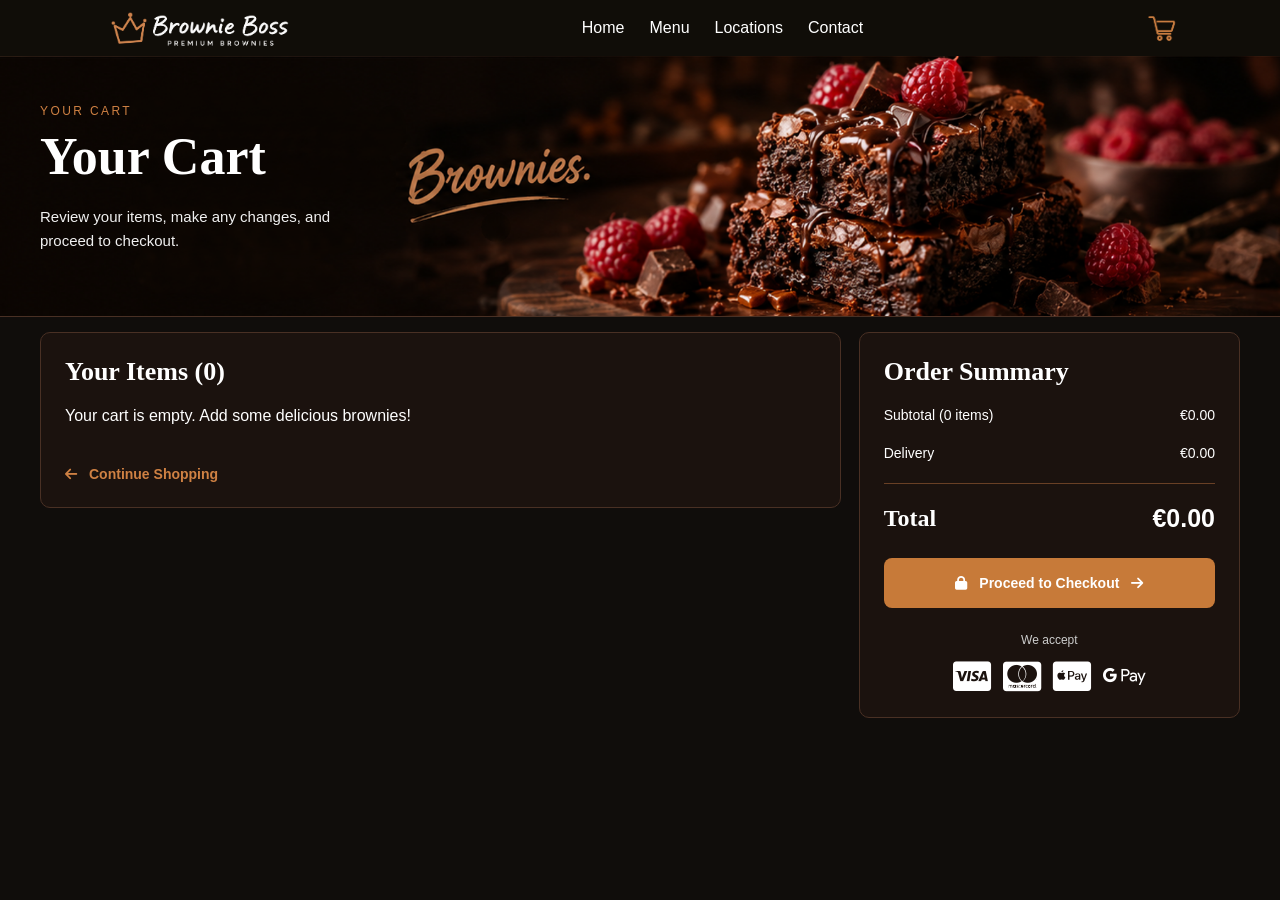
<file: pages/cart.html>
<!DOCTYPE html>
<html lang="en">

<head>
    <!-- Supports special characters -->
    <meta charset="UTF-8">

    <!-- Makes the website responsive -->
    <meta name="viewport" content="width=device-width, initial-scale=1.0">

    <!-- Browser tab title -->
    <title>Your Cart | Brownie Boss</title>

    <!-- Cart page CSS -->
    <link rel="stylesheet" href="../styles/stylesCart.css">

    <!-- Font Awesome icons -->
    <link rel="stylesheet" href="https://cdnjs.cloudflare.com/ajax/libs/font-awesome/6.7.2/css/all.min.css">
</head>

<body>

    <!-- ======================================== -->
    <!-- HEADER                                   -->
    <!-- ======================================== -->

    <header>
        <nav>

            <!-- Website logo -->
            <div class="desktop-item logo">
                <a href="index.html">Brownie Boss logo</a>
            </div>

            <!-- Navigation links -->
            <ul class="nav-links">
                <li><a href="index.html">Home</a></li>
                <li><a href="menu.html">Menu</a></li>
                <li><a href="locations.html">Locations</a></li>
                <li><a href="contact.html">Contact</a></li>
            </ul>

            <!-- Shopping cart -->
            <div class="desktop-item cart">
                <a href="cart.html" aria-label="Shopping cart">
                    Cart
                </a>
            </div>

        </nav>
    </header>

    <!-- ======================================== -->
    <!-- SECTION 1: CART HERO                     -->
    <!-- ======================================== -->

    <section class="section1">

        <!-- Hero text container -->
        <div class="section1-text-container">

            <!-- Small heading -->
            <h6 class="UperText">YOUR CART</h6>

            <!-- Main heading -->
            <h1 class="LowerText">Your Cart</h1>

            <!-- Description -->
            <p class="LowestText">
                Review your items, make any changes, and<br>
                proceed to checkout.
            </p>

        </div>

    </section>

    <!-- ======================================== -->
    <!-- SECTION 2: SHOPPING CART                 -->
    <!-- ======================================== -->

    <section class="section2">

        <!-- Container for cart items and order summary -->
        <div class="cart-grid">

            <!-- LEFT CARD: CART ITEMS -->
            <div class="cart-items-card">

                <!-- Cart heading -->
                <h2>Your Items (<span id="cart-count">0</span>)</h2>

                <!-- JavaScript will insert selected brownies here -->
                <div id="cart-products"></div>

                <!-- Return to menu -->
                <a href="menu.html" class="continue-shopping">
                    <i class="fa-solid fa-arrow-left"></i>
                    Continue Shopping
                </a>

            </div> <!-- Ends cart items card -->

            <!-- RIGHT CARD: ORDER SUMMARY -->
            <div class="order-summary-card">

                <!-- Summary heading -->
                <h2>Order Summary</h2>

                <!-- Subtotal -->
                <div class="summary-row">
                    <span>
                        Subtotal (<span id="summary-count">0</span> items)
                    </span>
                    <span id="subtotal">€0.00</span>
                </div>

                <!-- Delivery cost -->
                <div class="summary-row">
                    <span>Delivery</span>
                    <span id="delivery">€0.00</span>
                </div>

                <!-- Divider -->
                <div class="summary-divider"></div>

                <!-- Final total -->
                <div class="summary-total">
                    <h3>Total</h3>
                    <strong id="grand-total">€0.00</strong>
                </div>

                <!-- Checkout button -->
                <button type="button" class="checkout-button">
                    <i class="fa-solid fa-lock"></i>
                    Proceed to Checkout
                    <i class="fa-solid fa-arrow-right"></i>
                </button>

                <!-- Payment methods -->
                <div class="payment-methods">
                    <p>We accept</p>

                    <div class="payment-icons">
                        <i class="fa-brands fa-cc-visa" aria-label="Visa"></i>
                        <i class="fa-brands fa-cc-mastercard" aria-label="Mastercard"></i>
                        <i class="fa-brands fa-cc-apple-pay" aria-label="Apple Pay"></i>
                        <i class="fa-brands fa-google-pay" aria-label="Google Pay"></i>
                    </div>
                </div>

            </div> <!-- Ends order summary card -->

        </div> <!-- Ends cart grid -->

    </section> <!-- Ends Section 2 -->

    <!-- Connects the cart JavaScript file -->
    <script src="../scripts/cart.js"></script>

</body>
</html>
</file>
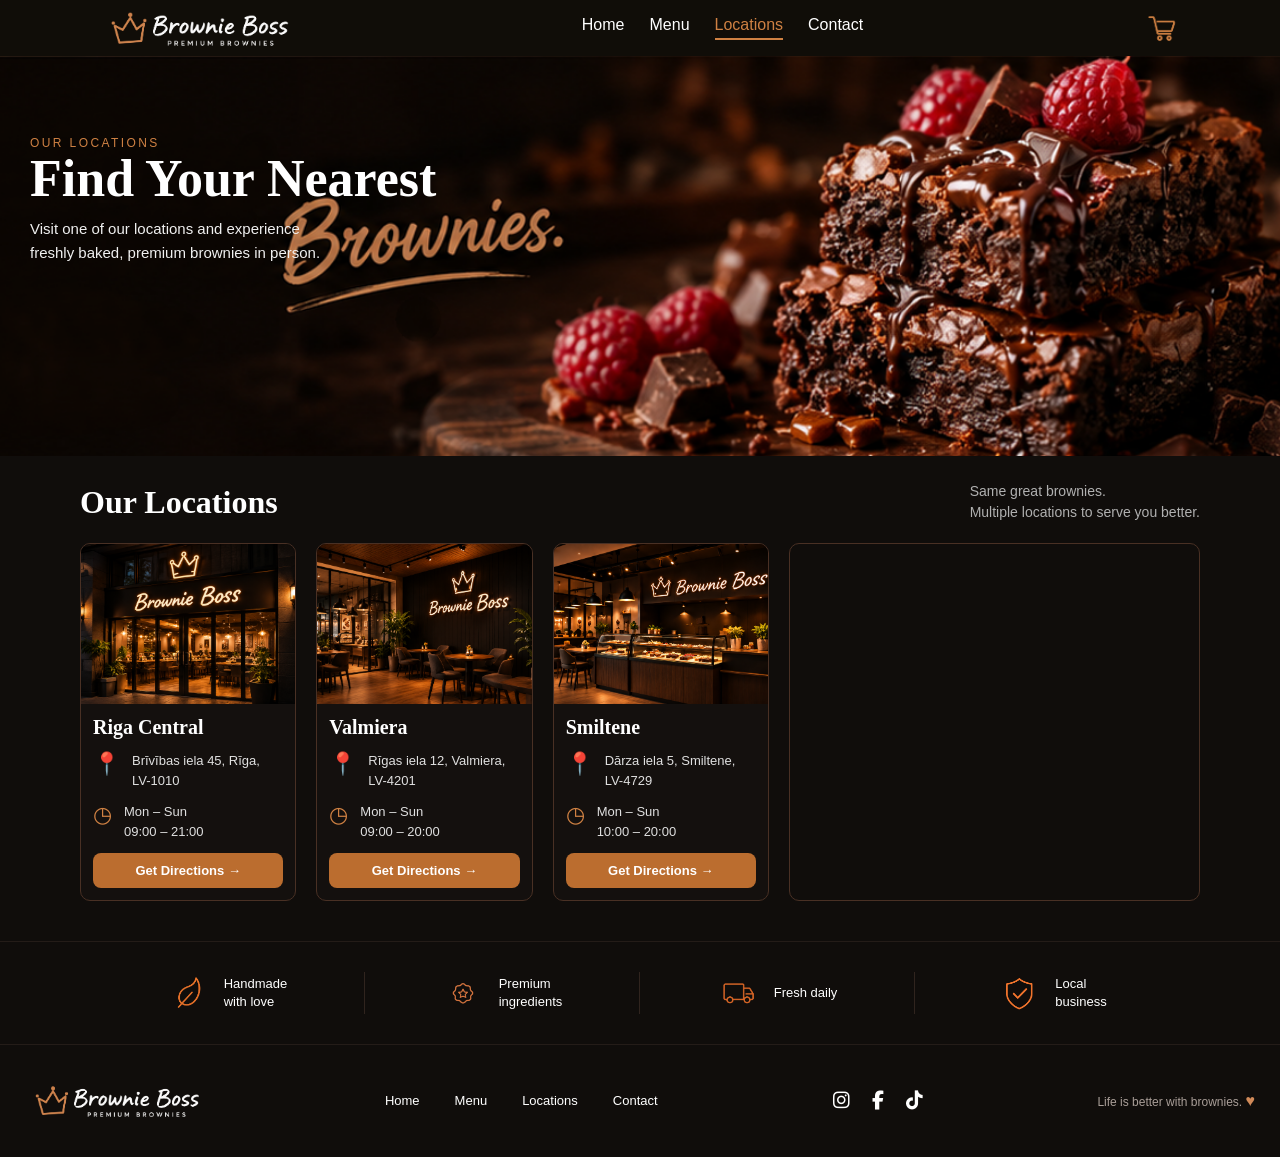
<file: pages/locations.html>
<!DOCTYPE html>
<html lang="en">
<head>
    <meta charset="UTF-8">
    <meta name="viewport" content="width=device-width, initial-scale=1.0">
    <link rel="stylesheet" href="../styles/stylesLocations.css">
    <link rel="stylesheet" href="https://cdnjs.cloudflare.com/ajax/libs/font-awesome/6.7.2/css/all.min.css">
</head>
<body>
    <header> <!-- Starts the website header -->

        <nav> <!-- Starts the navigation bar -->

            <!-- LOGO -->
            <div class="desktop-item logo"> <!-- Container for the website logo -->
                <a href="index.html">Browny Boss logo</a> <!-- Clickable logo that returns to the homepage -->
            </div> <!-- Ends the logo container -->

            <!-- NAVIGATION LINKS -->
            <ul class="nav-links"> <!-- Creates a list of navigation links -->

                <li><a href="index.html" class="button-home">Home</a></li> <!-- Homepage link, highlighted as the active page -->

                <li><a href="menu.html" class="button-menu">Menu</a></li> <!-- Opens the menu page -->

                <li><a href="locations.html" class="button-locations active-page">Locations</a></li> <!-- Opens the locations page -->

                <li><a href="contact.html" class="desktop-contacts">Contact</a></li> <!-- Opens the contact page -->

            </ul> <!-- Ends the navigation links list -->

            <!-- SHOPPING CART -->
            <div class="desktop-item cart"> <!-- Container for the shopping cart -->

                <a href="cart.html" class="cart">Cart</a> <!-- Shopping cart link; destination has not been set yet -->

            </div> <!-- Ends the shopping cart container -->

        </nav> <!-- Ends the navigation bar -->

    </header> <!-- Ends the header -->

    <!-- SECTION 1: Main hero section with the background image and welcome text -->
    <section class="section1"> <!-- Starts the first section -->

        <div class="section1-text-container"> <!-- Groups the hero text and button together -->

            <h6 class="UperText">OUR LOCATIONS</h6> <!-- Small introductory text above the main heading -->

            <h1 class="LowerText">Find Your Nearest</h1> <!-- Main website heading; br moves the second part to a new line -->

            <h6 class="LowestText">Visit one of our locations and experience <br> freshly baked, premium brownies in person.</h6> <!-- Description below the heading -->

        </div> <!-- Ends the hero text container -->

    </section> <!-- Ends Section 1 -->


<!-- SECTION 2: Our Locations -->
<section class="section2">

    <!-- Container for the section heading -->
    <div class="section2-heading">

        <!-- Main heading -->
        <h2>Our Locations</h2>

        <!-- Description on the right -->
        <p>Same great brownies.<br>
           Multiple locations to serve you better.</p>

    </div> <!-- Ends section heading -->

    <!-- Container for location cards and map -->
     <div class="locations-grid">
    
<!-- LOCATION 1: RIGA CENTRAL -->
<div class="location-card">

    <!-- Store image -->
    <img src="../image/Brownie Boss Café L1.png"
         alt="Brownie Boss Riga Central"
         class="location-image">

    <!-- Container for store information -->
    <div class="location-info">

        <!-- Store name -->
        <h3>Riga Central</h3>

        <!-- Store address -->
        <div class="location-detail">
            <span class="location-icon">📍</span>
            <p>Brīvības iela 45, Rīga,<br>LV-1010</p>
        </div>

        <!-- Store opening hours -->
        <div class="location-detail">
            <span class="location-icon">◷</span>
            <p>Mon – Sun<br>09:00 – 21:00</p>
        </div>

        <!-- Directions button -->
        <a href="https://www.google.com/maps/search/?api=1&query=Brivibas+iela+45+Riga"
           target="_blank"
           rel="noopener noreferrer"
           class="directions-button">
            Get Directions →
        </a>

    </div> <!-- Ends location information -->

</div> <!-- Ends Riga Central card -->



<!-- LOCATION 2: VALMIERA -->
<div class="location-card">

    <!-- Store image -->
    <img src="../image/Brownie Boss Café L2.png"
         alt="Brownie Boss Valmiera"
         class="location-image">

    <!-- Container for store information -->
    <div class="location-info">

        <!-- Store name -->
        <h3>Valmiera</h3>

        <!-- Store address -->
        <div class="location-detail">
            <span class="location-icon">📍</span>
            <p>Rīgas iela 12, Valmiera,<br>LV-4201</p>
        </div>

        <!-- Store opening hours -->
        <div class="location-detail">
            <span class="location-icon">◷</span>
            <p>Mon – Sun<br>09:00 – 20:00</p>
        </div>

        <!-- Directions button -->
        <a href="https://www.google.com/maps/search/?api=1&query=Rigas+iela+12+Valmiera+Latvia"
           target="_blank"
           rel="noopener noreferrer"
           class="directions-button">
            Get Directions →
        </a>

    </div> <!-- Ends location information -->

</div> <!-- Ends Valmiera card -->


<!-- LOCATION 3: SMILTENE -->
<div class="location-card">

    <!-- Store image -->
    <img src="../image/Brownie Boss Café L3.png"
         alt="Brownie Boss Smiltene"
         class="location-image">

    <!-- Container for store information -->
    <div class="location-info">

        <!-- Store name -->
        <h3>Smiltene</h3>

        <!-- Store address -->
        <div class="location-detail">
            <span class="location-icon">📍</span>
            <p>Dārza iela 5, Smiltene,<br>LV-4729</p>
        </div>

        <!-- Store opening hours -->
        <div class="location-detail">
            <span class="location-icon">◷</span>
            <p>Mon – Sun<br>10:00 – 20:00</p>
        </div>

        <!-- Directions button -->
        <a href="https://www.google.com/maps/search/?api=1&query=Darza+iela+5+Smiltene+Latvia"
           target="_blank"
           rel="noopener noreferrer"
           class="directions-button">
            Get Directions →
        </a>

    </div> <!-- Ends location information -->

</div> <!-- Ends Smiltene card -->


<!-- MAP CONTAINER -->
<div class="location-map">

    <!-- Interactive map of Latvia -->
    <iframe
        src="https://www.openstreetmap.org/export/embed.html?bbox=23.5%2C56.5%2C26.5%2C58.2&layer=mapnik"
        title="Map of Brownie Boss locations in Latvia"
        loading="lazy">
    </iframe>

</div> <!-- Ends map container -->

</div> <!-- Ends locations grid -->

</section> <!-- Ends Section 2 -->

<section class="section3"> <!-- Starts the features section -->

        <div class="features-container"> <!-- Container that arranges the four features in columns -->


            <!-- FEATURE 1: Handmade -->
            <div class="feature"> <!-- Starts the first feature -->

                <img src="../image/handmade icon.png" alt="Handmade"> <!-- Displays the handmade leaf icon -->

                <p>Handmade<br>with love</p> <!-- Feature text displayed on two lines -->

            </div> <!-- Ends the first feature -->


            <!-- FEATURE 2: Premium Ingredients -->
            <div class="feature"> <!-- Starts the second feature -->

                <img src="../image/prominum ingrident icon.png" alt="Premium"> <!-- Displays the premium ingredients icon -->

                <p>Premium<br>ingredients</p> <!-- Feature text displayed on two lines -->

            </div> <!-- Ends the second feature -->


            <!-- FEATURE 3: Fresh Daily -->
            <div class="feature"> <!-- Starts the third feature -->

                <img src="../image/fresh dayly icon.png" alt="Delivery"> <!-- Displays the delivery truck icon -->

                <p>Fresh daily</p> <!-- Text describing daily freshness -->

            </div> <!-- Ends the third feature -->


            <!-- FEATURE 4: Local Business -->
            <div class="feature"> <!-- Starts the fourth feature -->

                <img src="../image/lcal biznes icon.png" alt="Local business"> <!-- Displays the shield icon -->

                <p>Local<br>business</p> <!-- Feature text displayed on two lines -->

            </div> <!-- Ends the fourth feature -->

        </div> <!-- Ends the features container -->

    </section> <!-- Ends Section 3 -->

    <!-- FOOTER: Bottom area containing the logo, links, social media and slogan -->
    <footer> <!-- Starts the footer -->

        <div class="footer-container"> <!-- Main container for all footer elements -->


            <!-- FOOTER LOGO -->
            <div class="footer-logo"> <!-- Container for the footer logo -->

                <a href="index.html"> <!-- Makes the logo clickable and links to the homepage -->

                    <img src="../image/Brownie Boss Crown Logo.png" alt="Brownie Boss"> <!-- Displays the Brownie Boss logo -->

                </a> <!-- Ends the logo link -->

            </div> <!-- Ends the footer logo container -->


            <!-- FOOTER NAVIGATION -->
            <div class="footer-nav"> <!-- Groups the footer navigation links -->

                <a href="index.html">Home</a> <!-- Homepage link -->

                <a href="menu.html">Menu</a> <!-- Menu page link -->

                <a href="locations.html">Locations</a> <!-- Locations page link -->

                <a href="contact.html">Contact</a> <!-- Contact page link -->

            </div> <!-- Ends footer navigation -->


            <!-- SOCIAL MEDIA ICONS -->
            <div class="footer-socials"> <!-- Container for the social media links -->

                <a href="https://www.instagram.com/" aria-label="Instagram"> <!-- Link to Instagram; aria-label describes the icon for accessibility -->

                    <i class="fa-brands fa-instagram"></i> <!-- Displays the Instagram icon using Font Awesome -->

                </a> <!-- Ends Instagram link -->

                <a href="https://www.facebook.com/" aria-label="Facebook"> <!-- Link to Facebook -->

                    <i class="fa-brands fa-facebook-f"></i> <!-- Displays the Facebook icon -->

                </a> <!-- Ends Facebook link -->

                <a href="https://www.tiktok.com/" aria-label="TikTok"> <!-- Link to TikTok -->

                    <i class="fa-brands fa-tiktok"></i> <!-- Displays the TikTok icon -->

                </a> <!-- Ends TikTok link -->

            </div> <!-- Ends the social media container -->


            <!-- FOOTER SLOGAN -->
            <div class="footer-text"> <!-- Container for the footer slogan -->

                <p>Life is better with brownies. <span>♥</span></p> <!-- Displays the slogan; span allows the heart to have a separate color -->

            </div> <!-- Ends the slogan container -->

        </div> <!-- Ends the footer container -->

    </footer> <!-- Ends the footer -->

    
</body>
</html>
</file>
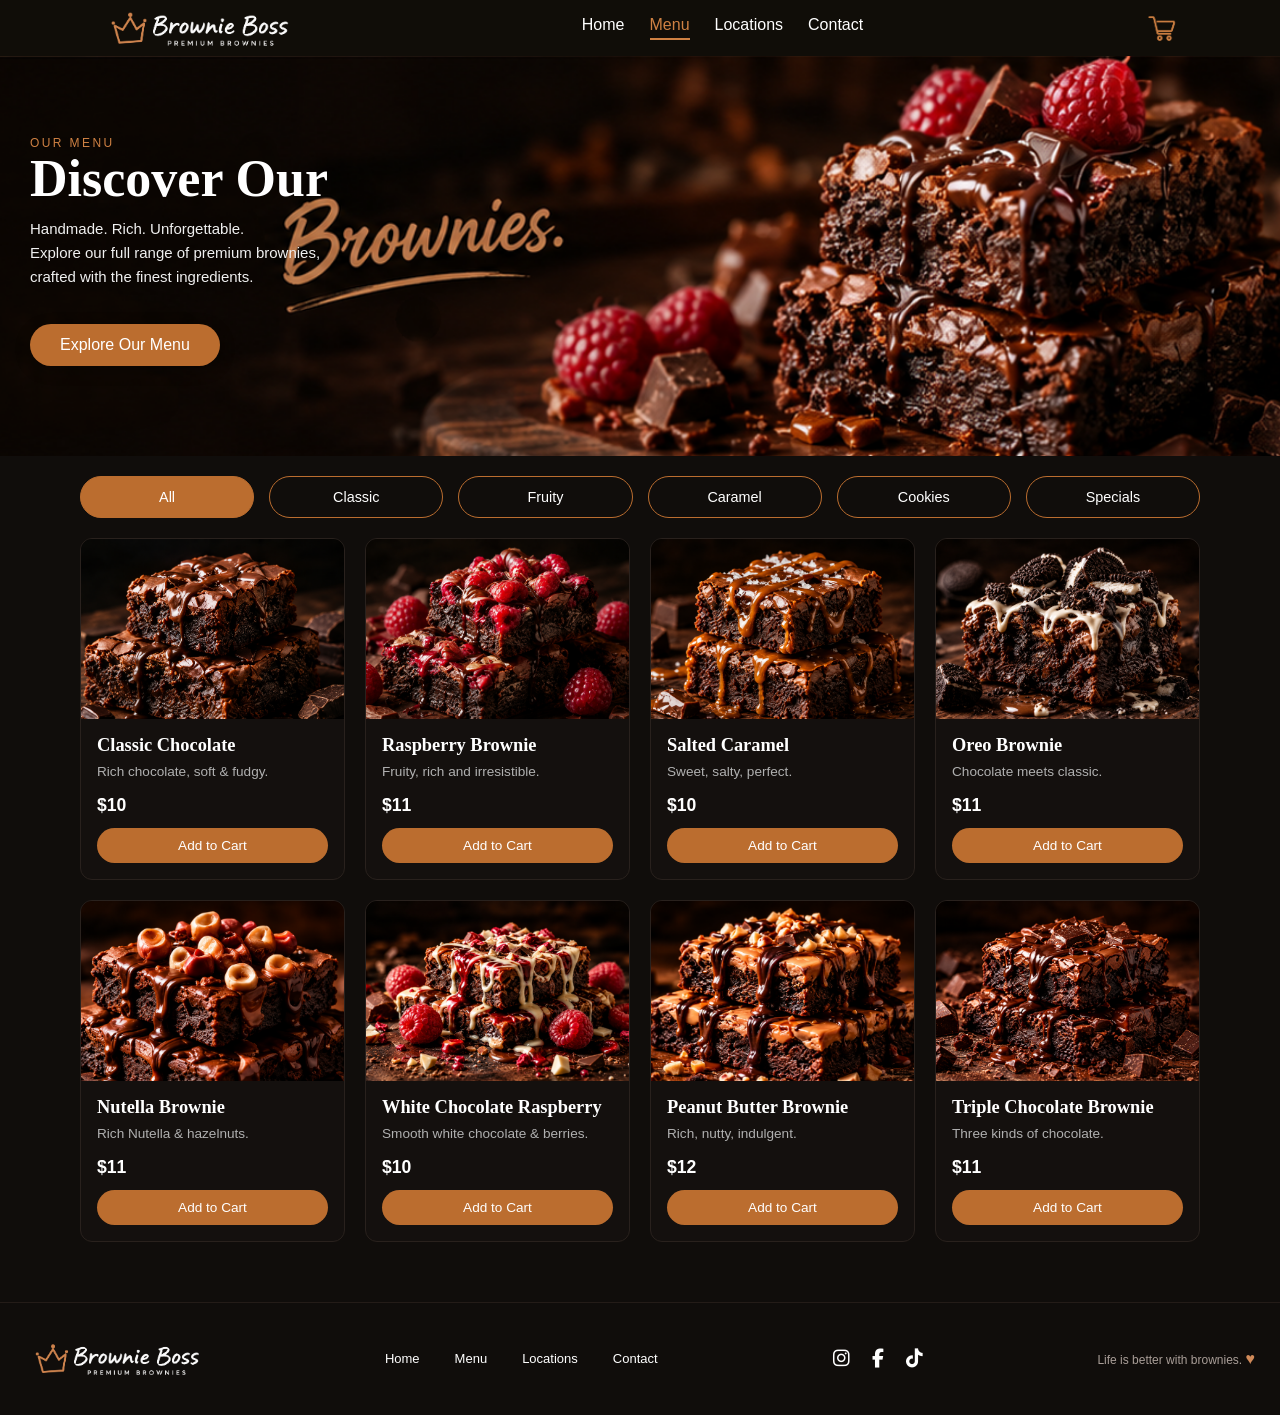
<file: pages/menu.html>
<!DOCTYPE html>
<html lang="en">
<head>
    <meta charset="UTF-8">
    <meta name="viewport" content="width=device-width, initial-scale=1.0">
    <title>Menu</title>
    <link rel="stylesheet" href="../styles/stylesMenu.css">
    <link rel="stylesheet" href="https://cdnjs.cloudflare.com/ajax/libs/font-awesome/6.7.2/css/all.min.css">
</head>
<body>
    <header> <!-- Starts the website header -->

        <nav> <!-- Starts the navigation bar -->

            <!-- LOGO -->
            <div class="desktop-item logo"> <!-- Container for the website logo -->
                <a href="index.html">Browny Boss logo</a> <!-- Clickable logo that returns to the homepage -->
            </div> <!-- Ends the logo container -->

            <!-- NAVIGATION LINKS -->
            <ul class="nav-links"> <!-- Creates a list of navigation links -->

                <li><a href="index.html" class="button-home">Home</a></li> <!-- Homepage link, highlighted as the active page -->

                <li><a href="menu.html" class="button-menu active-page">Menu</a></li> <!-- Opens the menu page -->

                <li><a href="locations.html" class="button-locations">Locations</a></li> <!-- Opens the locations page -->

                <li><a href="contact.html" class="desktop-contacts">Contact</a></li> <!-- Opens the contact page -->

            </ul> <!-- Ends the navigation links list -->

            <!-- SHOPPING CART -->
            <div class="desktop-item cart"> <!-- Container for the shopping cart -->

                <a href="cart.html" class="cart">Cart</a> <!-- Shopping cart link; destination has not been set yet -->

            </div> <!-- Ends the shopping cart container -->

        </nav> <!-- Ends the navigation bar -->

    </header> <!-- Ends the header -->

    <section class="section1"> <!-- Starts the first section -->

        <div class="section1-text-container"> <!-- Groups the hero text and button together -->

            <h6 class="UperText">OUR MENU</h6> <!-- Small introductory text above the main heading -->

            <h1 class="LowerText">Discover Our</h1> <!-- Main website heading; br moves the second part to a new line -->

            <h6 class="LowestText">Handmade. Rich. Unforgettable. <br> Explore our full range of premium brownies, <br> crafted with the finest ingredients.</h6> <!-- Description below the heading -->

            <a href="menu.html" class="Menu-Button">Explore Our Menu</a> <!-- Button-style link that opens the menu page -->

        </div> <!-- Ends the hero text container -->

    </section>

    <section class="section2">

        <div class="products-Buttons-Grid">
            <div>
                <Button class="Button active" data-filter="all">
                    All
                </Button>
            </div>
            <div>
                <Button class="Button" data-filter="classic">
                    Classic
                </Button>
            </div>
            <div>
                <Button class="Button" data-filter="fruity">
                    Fruity
                </Button>
            </div>
            <div>
                <Button class="Button" data-filter="caramel">
                    Caramel
                </Button>
            </div>
            <div>
                <Button class="Button" data-filter="cookies">
                    Cookies
                </Button>
            </div>
            <div>
                <Button class="Button" data-filter="specials">
                    Specials
                </Button>
            </div>
        </div>

        <div class="products-grid">

            <!-- PRODUCT 1: Classic Chocolate -->
            <div class="product-card" data-category="classic">
                <img src="../image/Chocolate Brownie.png" alt="Classic Chocolate Brownie">
                <div class="product-info">
                    <h3>Classic Chocolate</h3>
                    <p class="product-desc">Rich chocolate, soft & fudgy.</p>
                    <div class="product-footer">
                        <span class="price">$10</span>
                        <button class="add-to-cart-btn">Add to Cart</button>
                    </div>
                </div>
            </div>

            <!-- PRODUCT 2: Raspberry Brownie -->
            <div class="product-card" data-category="fruity">
                <img src="../image/Raspberry Brownie.png" alt="Raspberry Brownie">
                <div class="product-info">
                    <h3>Raspberry Brownie</h3>
                    <p class="product-desc">Fruity, rich and irresistible.</p>
                    <div class="product-footer">
                        <span class="price">$11</span>
                        <button class="add-to-cart-btn">Add to Cart</button>
                    </div>
                </div>
            </div>

            <!-- PRODUCT 3: Salted Caramel -->
            <div class="product-card" data-category="caramel">
                <img src="../image/Salted Caramel Brownie.png" alt="Salted Caramel Brownie">
                <div class="product-info">
                    <h3>Salted Caramel</h3>
                    <p class="product-desc">Sweet, salty, perfect.</p>
                    <div class="product-footer">
                        <span class="price">$10</span>
                        <button class="add-to-cart-btn">Add to Cart</button>
                    </div>
                </div>
            </div>

            <!-- PRODUCT 4: Oreo Brownie -->
            <div class="product-card" data-category="cookies">
                <img src="../image/Oreo Brownie.png" alt="Oreo Brownie">
                <div class="product-info">
                    <h3>Oreo Brownie</h3>
                    <p class="product-desc">Chocolate meets classic.</p>
                    <div class="product-footer">
                        <span class="price">$11</span>
                        <button class="add-to-cart-btn">Add to Cart</button>
                    </div>
                </div>
            </div>

            <!-- PRODUCT 5: Nutella Brownie -->
            <div class="product-card" data-category="classic">
                <img src="../image/Nutella Brownie.png" alt="Nutella Brownie">
                <div class="product-info">
                    <h3>Nutella Brownie</h3>
                    <p class="product-desc">Rich Nutella & hazelnuts.</p>
                    <div class="product-footer">
                        <span class="price">$11</span>
                        <button class="add-to-cart-btn">Add to Cart</button>
                    </div>
                </div>
            </div>

            <!-- PRODUCT 6 -->
            <div class="product-card" data-category="fruity">
                <img src="../image/White Chocolate Raspberry.png" alt="White Chocolate Raspberry">
                <div class="product-info">
                    <h3>White Chocolate Raspberry</h3>
                    <p class="product-desc">Smooth white chocolate & berries.</p>
                    <div class="product-footer">
                        <span class="price">$10</span>
                        <button class="add-to-cart-btn">Add to Cart</button>
                    </div>
                </div>
            </div>

            <!-- PRODUCT 7 -->
            <div class="product-card" data-category="classic">
                <img src="../image/Peanut Butter Brownie.png" alt="Peanut Butter Brownie">
                <div class="product-info">
                    <h3>Peanut Butter Brownie</h3>
                    <p class="product-desc">Rich, nutty, indulgent.</p>
                    <div class="product-footer">
                        <span class="price">$12</span>
                        <button class="add-to-cart-btn">Add to Cart</button>
                    </div>
                </div>
            </div>

            <!-- PRODUCT 8 -->
            <div class="product-card" data-category="classic">
                <img src="../image/Triple Chocolate Brownie.png" alt="Triple Chocolate Brownie">
                <div class="product-info">
                    <h3>Triple Chocolate Brownie</h3>
                    <p class="product-desc">Three kinds of chocolate.</p>
                    <div class="product-footer">
                        <span class="price">$11</span>
                        <button class="add-to-cart-btn">Add to Cart</button>
                    </div>
                </div>
            </div>

        </div> <!-- Closes products-grid once -->
    </section>

    <footer> <!-- Starts the footer -->

        <div class="footer-container"> <!-- Main container for all footer elements -->


            <!-- FOOTER LOGO -->
            <div class="footer-logo"> <!-- Container for the footer logo -->

                <a href="index.html"> <!-- Makes the logo clickable and links to the homepage -->

                    <img src="../image/Brownie Boss Crown Logo.png" alt="Brownie Boss"> <!-- Displays the Brownie Boss logo -->

                </a> <!-- Ends the logo link -->

            </div> <!-- Ends the footer logo container -->


            <!-- FOOTER NAVIGATION -->
            <div class="footer-nav"> <!-- Groups the footer navigation links -->

                <a href="index.html">Home</a> <!-- Homepage link -->

                <a href="menu.html">Menu</a> <!-- Menu page link -->

                <a href="locations.html">Locations</a> <!-- Locations page link -->

                <a href="contact.html">Contact</a> <!-- Contact page link -->

            </div> <!-- Ends footer navigation -->


            <!-- SOCIAL MEDIA ICONS -->
            <div class="footer-socials"> <!-- Container for the social media links -->

                <a href="https://www.instagram.com/" aria-label="Instagram"> <!-- Link to Instagram; aria-label describes the icon for accessibility -->

                    <i class="fa-brands fa-instagram"></i> <!-- Displays the Instagram icon using Font Awesome -->

                </a> <!-- Ends Instagram link -->

                <a href="https://www.facebook.com/" aria-label="Facebook"> <!-- Link to Facebook -->

                    <i class="fa-brands fa-facebook-f"></i> <!-- Displays the Facebook icon -->

                </a> <!-- Ends Facebook link -->

                <a href="https://www.tiktok.com/" aria-label="TikTok"> <!-- Link to TikTok -->

                    <i class="fa-brands fa-tiktok"></i> <!-- Displays the TikTok icon -->

                </a> <!-- Ends TikTok link -->

            </div> <!-- Ends the social media container -->


            <!-- FOOTER SLOGAN -->
            <div class="footer-text"> <!-- Container for the footer slogan -->

                <p>Life is better with brownies. <span>♥</span></p> <!-- Displays the slogan; span allows the heart to have a separate color -->

            </div> <!-- Ends the slogan container -->

        </div> <!-- Ends the footer container -->

    </footer>

    <!-- Product category filters -->
<script src="../scripts/menu.js"></script>

<!-- Shopping cart functionality -->
<script src="../scripts/addToCart.js"></script>

</body>
</html>
</file>
<file: styles/stylesHome.css>
/* ======================================== */
/* BODY - MAIN WEBSITE SETTINGS             */
/* ======================================== */

body {
    background: #100d0b; /* Sets the background color of the entire website */
    color: white; /* Makes the default text color white */
    font-family: Arial, Helvetica, sans-serif; /* Sets the default font for the website */
    margin: 0; /* Removes the default outside spacing */
    padding: 0; /* Removes the default inside spacing */
}

/* ======================================== */
/* MOBILE LAYOUT                            */
/* ======================================== */

.mobile-leyout {
    display: none; /* Hides elements with this class */
}

/* ======================================== */
/* HEADER - TOP NAVIGATION BAR              */
/* ======================================== */

header {
    background-color: rgb(16, 13, 8); /* Sets the dark background color of the header */
    height: 56px; /* Sets the height of the header */
}

nav {
    display: flex; /* Places the logo, navigation links and cart in a row */
    justify-content: space-between; /* Creates space between the three main navigation elements */
    align-items: center; /* Centers the elements vertically */
    height: 100%; /* Makes the navigation fill the header height */
    padding: 0 100px; /* Adds 100px spacing on the left and right */
}

.nav-links {
    display: flex; /* Places the navigation links next to each other */
    list-style: none; /* Removes the default bullet points */
    gap: 25px; /* Adds 25px spacing between navigation links */
    margin: 0; /* Removes default outside spacing */
    padding: 0; /* Removes default inside spacing */
}

li {
    margin: 0; /* Removes outside spacing from list items */
}

a {
    text-decoration: none; /* Removes the underline from links */
    color: white; /* Makes links white by default */
}

/* HEADER LOGO */

header .logo a {
    display: block; /* Allows the link to have a width and height */
    width: 200px; /* Sets the logo container width */
    height: 200px; /* Sets the logo container height */
    background-image: url("../image/Brownie\ Boss\ Crown\ Logo.png"); /* Loads the Brownie Boss logo */
    background-size: contain; /* Makes the whole logo fit inside its container */
    background-repeat: no-repeat; /* Prevents the logo image from repeating */
    background-position: center; /* Centers the logo image */
    text-indent: -9999px; /* Moves the logo link text off-screen */
}

/* SHOPPING CART ICON */

header .cart a {
    display: block; /* Allows the cart link to have a width and height */
    width: 35px; /* Sets the cart icon width */
    height: 35px; /* Sets the cart icon height */
    background-image: url("../image/Warm\ Bronze\ Shopping\ Cart\ Icon.png"); /* Loads the cart image */
    background-size: contain; /* Makes the cart image fit inside its container */
    background-repeat: no-repeat; /* Prevents the cart image from repeating */
    background-position: center; /* Centers the cart image */
    text-indent: -9999px; /* Moves the cart link text off-screen */
}

/* ACTIVE NAVIGATION LINK */

.active-page {
    color: rgb(207, 129, 67); /* Makes the active navigation link copper-orange */
    border-bottom: 2px solid rgb(207, 129, 67); /* Adds a copper-orange underline */
    padding-bottom: 4px; /* Adds spacing between the text and underline */
    display: inline-block; /* Allows the underline and padding to work properly */
}

/* ======================================== */
/* SECTION 1 - HERO SECTION                 */
/* ======================================== */

.section1 {
    height: 400px; /* Sets the hero section height */
    display: flex; /* Enables flexible positioning of the hero content */
    flex-direction: row; /* Arranges child elements horizontally */
    background-image: url("../image/backround\ for\ secshone\ 1.png"); /* Loads the brownie background image */
    background-size: cover; /* Makes the background image cover the entire section */
    background-repeat: no-repeat; /* Prevents the background image from repeating */
    background-position: center; /* Centers the background image */
}

/* HERO TEXT CONTAINER */

.section1-text-container {
    margin-top: 80px; /* Moves the hero text 80px down from the top */
    margin-left: 30px; /* Moves the hero text 30px away from the left side */
}

/* SMALL TEXT ABOVE THE MAIN HEADING */

.UperText {
    color: rgb(207, 129, 67); /* Sets the text color to copper-orange */
    margin: 0; /* Removes default heading margins */
    font-family: 'Montserrat', 'Inter', sans-serif; /* Sets the font family */
    font-weight: 400; /* Uses normal font thickness */
    letter-spacing: 0.2em; /* Adds extra spacing between letters */
    font-size: 12px; /* Sets the text size to 12px */
}

/* MAIN HERO HEADING */

.LowerText {
    margin: 0; /* Removes default heading margins */
    font-family: 'Playfair Display', Georgia, serif; /* Uses an elegant serif font */
    font-size: 52px; /* Makes the main heading large */
    font-weight: 700; /* Makes the heading bold */
    line-height: 1.1; /* Controls the spacing between heading lines */
    color: white; /* Makes the heading white */
}

/* DESCRIPTION BELOW THE MAIN HEADING */

.LowestText {
    font-family: 'Inter', 'Helvetica', sans-serif; /* Sets the description font */
    font-weight: 300; /* Uses a light font weight */
    color: #f0f0f0; /* Makes the description slightly softer than pure white */
    margin-top: 10px; /* Adds spacing above the description */
    font-size: 15px; /* Sets the description text size */
    line-height: 1.6; /* Adds comfortable spacing between text lines */
}

/* EXPLORE OUR MENU BUTTON */

.Menu-Button {
    display: inline-block; /* Allows padding and spacing to work on the link */
    border-radius: 9999px; /* Makes the button fully rounded */
    padding: 12px 30px; /* Adds 12px vertical and 30px horizontal spacing */
    background: rgb(187, 109, 47); /* Sets the copper-orange button background */
    border: none; /* Removes any border */
    color: white; /* Makes the button text white */
    font-family: 'Inter', sans-serif; /* Sets the button font */
    font-weight: 500; /* Makes the text medium thickness */
    cursor: pointer; /* Shows a pointer cursor when hovering */
    box-shadow: 0 4px 15px rgba(0, 0, 0, 0.3); /* Adds a soft shadow under the button */
}

/* ======================================== */
/* SECTION 2 - BEST SELLERS                 */
/* ======================================== */

.section2 {
    padding: 60px 80px; /* Adds 60px top/bottom and 80px left/right spacing */
    max-width: 1400px; /* Prevents the section content from becoming too wide */
    margin: 0 auto; /* Centers the section horizontally */
    background-color: #100d0b; /* Matches the dark website background */
}

/* BEST SELLERS HEADER */

.section2-header {
    display: flex; /* Places the title and View Menu link in one row */
    justify-content: space-between; /* Pushes the title left and the link right */
    align-items: flex-end; /* Aligns both elements along their bottom edges */
    margin-bottom: 30px; /* Adds spacing below the header */
}

.section2-header h2 {
    font-family: 'Playfair Display', Georgia, serif; /* Uses an elegant serif font */
    font-size: 2rem; /* Makes the section heading approximately 32px */
    margin: 0; /* Removes default heading margins */
    color: white; /* Makes the heading white */
}

/* VIEW MENU LINK */

.view-menu-link {
    color: rgb(207, 129, 67); /* Makes the link copper-orange */
    font-family: 'Inter', sans-serif; /* Sets the link font */
    font-size: 0.95rem; /* Sets the text size */
    transition: opacity 0.2s; /* Makes opacity changes smooth */
}

.view-menu-link:hover {
    opacity: 0.8; /* Makes the link slightly transparent when hovered */
}

/* ======================================== */
/* PRODUCT grid                             */
/* ======================================== */

.products-grid {
    display: grid; /* Creates a grid layout for the product cards */
    grid-template-columns: repeat(4, 1fr); /* Creates four equally sized columns */
    gap: 20px; /* Adds 20px spacing between product cards */
}

/* PRODUCT CARD */

.product-card {
    background-color: #14100e; /* Sets the card background to a nearly black color */
    border: 1px solid #29211d; /* Adds a subtle dark border around the card */
    border-radius: 12px; /* Rounds the card corners */
    overflow: hidden; /* Prevents images and content from extending outside rounded corners */
    display: flex; /* Enables flexible positioning inside the card */
    flex-direction: column; /* Stacks the card elements vertically */
    transition: transform 0.2s ease; /* Makes movement smooth when hovering */
    box-shadow: none; /* Removes extra shadows from the card */
}

.product-card:hover {
    transform: translateY(-4px); /* Moves the card upward by 4px when hovered */
}

/* PRODUCT IMAGE */

.product-card img {
    width: 100%; /* Makes the image fill the entire card width */
    height: 180px; /* Sets a fixed image height */
    object-fit: cover; /* Crops the image to fill the space without stretching */
}

/* PRODUCT INFORMATION */

.product-info {
    padding: 16px; /* Adds spacing inside the information area */
    display: flex; /* Enables flexible positioning */
    flex-direction: column; /* Stacks the text, price and button vertically */
    flex-grow: 1; /* Allows the information area to fill the available card height */
}

/* PRODUCT NAME */

.product-info h3 {
    font-family: 'Playfair Display', Georgia, serif; /* Uses the serif font for product names */
    font-size: 1.15rem; /* Sets the product name size */
    margin: 0 0 8px 0; /* Adds 8px spacing below the name */
    color: white; /* Makes the product name white */
}

/* PRODUCT DESCRIPTION */

.product-desc {
    font-family: 'Inter', sans-serif; /* Sets the description font */
    font-size: 0.85rem; /* Makes the description smaller than the product name */
    color: #b0b0b0; /* Makes the description light gray */
    margin: 0 0 16px 0; /* Adds 16px spacing below the description */
    flex-grow: 1; /* Pushes the price and button toward the bottom of the card */
}

/* PRODUCT PRICE AND BUTTON CONTAINER */

.product-footer {
    display: flex; /* Enables flexible positioning */
    flex-direction: column; /* Places the price above the button */
    gap: 12px; /* Adds 12px spacing between the price and button */
    margin-top: auto; /* Pushes the container to the bottom of the card */
}

/* PRODUCT PRICE */

.price {
    font-family: 'Inter', sans-serif; /* Sets the price font */
    font-weight: 600; /* Makes the price semi-bold */
    font-size: 1.1rem; /* Sets the price size */
    color: white; /* Makes the price white */
}

/* ADD TO CART BUTTON */

.add-to-cart-btn {
    width: 100%; /* Makes the button fill the card's available width */
    background-color: rgb(187, 109, 47); /* Sets the copper-orange background */
    color: white; /* Makes the button text white */
    border: none; /* Removes the default button border */
    border-radius: 9999px; /* Makes the button fully rounded */
    padding: 10px 16px; /* Adds spacing inside the button */
    font-family: 'Inter', sans-serif; /* Sets the button font */
    font-size: 0.85rem; /* Sets the button text size */
    font-weight: 500; /* Uses medium font thickness */
    cursor: pointer; /* Shows the pointer cursor on hover */
    transition: background-color 0.2s; /* Smoothly changes the background color */
}

.add-to-cart-btn:hover {
    background-color: rgb(207, 129, 67); /* Makes the button lighter when hovered */
}

/* ======================================== */
/* SECTION 3 - WEBSITE FEATURES             */
/* ======================================== */

.section3 {
    background-color: #100d0b; /* Sets the features section background */
    border-top: 1px solid #241c18; /* Adds a subtle line above the features */
    padding: 30px 20px; /* Adds spacing inside the section */
}

/* FEATURES CONTAINER */

.features-container {
    max-width: 1100px; /* Limits the maximum width of the features */
    margin: 0 auto; /* Centers the features container */
    display: grid; /* Creates a grid layout */
    grid-template-columns: repeat(4, 1fr); /* Creates four equally sized feature columns */
    background-color: transparent; /* Allows the section background to show through */
}

/* INDIVIDUAL FEATURE */

.feature {
    display: flex; /* Places the icon and text next to each other */
    align-items: center; /* Centers the icon and text vertically */
    justify-content: center; /* Centers the content horizontally */
    gap: 15px; /* Adds spacing between the icon and text */
    min-height: 42px; /* Sets the minimum height of each feature */
    border-right: 1px solid #30241e; /* Adds a subtle vertical divider */
}

.feature:last-child {
    border-right: none; /* Removes the divider from the final feature */
}

/* FEATURE ICON */

.feature img {
    width: 42px; /* Sets the icon width */
    height: 42px; /* Sets the icon height */
    object-fit: contain; /* Makes the whole icon fit without stretching */
}

/* FEATURE TEXT */

.feature p {
    color: white; /* Makes the feature text white */
    font-size: 13px; /* Sets the feature text size */
    line-height: 1.4; /* Controls spacing between text lines */
    margin: 0; /* Removes default paragraph margins */
}

/* ======================================== */
/* FOOTER                                   */
/* ======================================== */

footer {
    background-color: #100d0b; /* Matches the website background */
    color: gray; /* Sets the default footer text color */
    padding: 25px; /* Adds spacing inside the footer */
    text-align: center; /* Centers text inside elements that inherit this setting */
    border-top: 1px solid #241c18; /* Adds a subtle line above the footer */
    box-shadow: none; /* Removes any footer shadow */
}

/* FOOTER MAIN CONTAINER */

.footer-container {
    max-width: 1320px; /* Limits the maximum width of the footer content */
    margin: 0 auto; /* Centers the footer container */
    display: flex; /* Places footer elements in a horizontal row */
    align-items: center; /* Centers the footer elements vertically */
    justify-content: space-between; /* Distributes the elements across the footer */
    gap: 35px; /* Adds spacing between footer elements */
}

/* FOOTER LOGO */

.footer-logo img {
    width: 185px; /* Sets the footer logo width */
    height: auto; /* Keeps the logo's original proportions */
    display: block; /* Removes the small default gap below an inline image */
}

/* FOOTER NAVIGATION */

.footer-nav {
    display: flex; /* Places navigation links next to each other */
    align-items: center; /* Centers the links vertically */
    gap: 35px; /* Adds spacing between navigation links */
}

.footer-nav a {
    color: #ffffff; /* Makes navigation links white */
    text-decoration: none; /* Removes link underlines */
    font-size: 13px; /* Sets the navigation text size */
    transition: color 0.3s; /* Makes color changes smooth */
}

.footer-nav a:hover {
    color: #d18a59; /* Makes links copper-orange when hovered */
}

/* FOOTER SOCIAL MEDIA ICONS */

.footer-socials {
    display: flex; /* Places social media icons in one row */
    align-items: center; /* Centers the icons vertically */
    gap: 22px; /* Adds spacing between the icons */
}

.footer-socials a {
    color: #ffffff; /* Makes the icons white */
    font-size: 19px; /* Sets the icon size */
    text-decoration: none; /* Removes link underlines */
    transition: color 0.3s; /* Makes color changes smooth */
}

.footer-socials a:hover {
    color: #d18a59; /* Makes the icons copper-orange when hovered */
}

/* FOOTER SLOGAN */

.footer-text p {
    color: #a99e98; /* Sets the slogan text to light gray */
    font-size: 12px; /* Sets the slogan text size */
    white-space: nowrap; /* Prevents the slogan from wrapping onto multiple lines */
    margin: 0; /* Removes default paragraph margins */
}

/* FOOTER HEART */

.footer-text span {
    color: #d18a59; /* Makes the heart copper-orange */
    font-size: 16px; /* Makes the heart slightly bigger than the text */
}

/* ======================================== */
/* MOBILE RESPONSIVENESS                    */
/* ======================================== */

/* MOBILE PHONES */

@media (max-width: 600px) {

header {  
    height: auto; /* Allows the header to grow based on its content */  
}  

nav {  
    flex-wrap: wrap; /* Allows navigation elements to wrap onto multiple rows */  
    justify-content: center; /* Centers navigation elements */  
    gap: 10px; /* Adds spacing between navigation elements */  
    padding: 10px 15px; /* Reduces navigation padding */  
}  

header .logo a {  
    width: 150px; /* Makes the header logo smaller */  
    height: 60px; /* Reduces the logo container height */  
}  

.nav-links {  
    order: 3; /* Moves navigation links below the logo and cart */  
    width: 100%; /* Makes the navigation links occupy a full row */  
    justify-content: center; /* Centers the links */  
    flex-wrap: wrap; /* Allows links to wrap on narrow screens */  
    gap: 15px; /* Reduces spacing between links */  
}  

.section1 {  
    height: auto; /* Allows the hero height to adjust to its content */  
    min-height: 350px; /* Keeps the hero section at least 350px tall */  
    background-position: center; /* Keeps the background image centered */  
}  

.section1-text-container {  
    margin: 60px 20px; /* Adds spacing around the hero text */  
}  

.LowerText {  
    font-size: 36px; /* Makes the hero heading smaller for mobile screens */  
}  

.section2 {  
    padding: 40px 20px; /* Reduces Best Sellers section spacing */  
}  

.products-grid {  
    grid-template-columns: 1fr; /* Displays one product card per row */  
}  

.section2-header h2 {  
    font-size: 1.6rem; /* Makes the section heading smaller */  
}  

.features-container {  
    grid-template-columns: repeat(2, 1fr); /* Displays two features per row */  
    gap: 25px 0; /* Adds vertical spacing between feature rows */  
}  

.feature:nth-child(2) {  
    border-right: none; /* Removes the divider after the second feature */  
}  

.feature img {  
    width: 36px; /* Makes feature icons slightly smaller */  
    height: 36px; /* Keeps feature icons square */  
}  

.feature p {  
    font-size: 11px; /* Reduces feature text size */  
}  

.footer-container {  
    flex-direction: column; /* Stacks footer elements vertically */  
    gap: 25px; /* Adds spacing between footer elements */  
}  

.footer-nav {  
    flex-wrap: wrap; /* Allows footer navigation links to wrap */  
    justify-content: center; /* Centers footer navigation */  
    gap: 20px; /* Reduces spacing between footer links */  
}  

.footer-text p {  
    white-space: normal; /* Allows the footer slogan to wrap on small screens */  
}
}
</file>
<file: styles/stylesCart.css>
/* ======================================== */
/* GENERAL WEBSITE STYLING                  */
/* ======================================== */

body {
    background: #100d0b; /* Dark website background */
    color: white; /* Default white text */
    font-family: Arial, Helvetica, sans-serif; /* Main font */
    margin: 0; /* Removes default margins */
    padding: 0; /* Removes default padding */
}

/* All links */
a {
    text-decoration: none; /* Removes underlines */
    color: white; /* Makes links white */
}

/* ======================================== */
/* HEADER                                   */
/* ======================================== */

header {
    background-color: rgb(16, 13, 8); /* Dark header */
    height: 56px; /* Header height */
}

nav {
    display: flex; /* Horizontal layout */
    justify-content: space-between; /* Spaces elements */
    align-items: center; /* Vertically centers elements */
    height: 100%; /* Fills header */
    padding: 0 100px; /* Side spacing */
}

/* Navigation links */
.nav-links {
    display: flex; /* Horizontal links */
    list-style: none; /* Removes bullets */
    gap: 25px; /* Space between links */
    margin: 0; /* Removes margin */
    padding: 0; /* Removes padding */
}

/* Logo */
header .logo a {
    display: block; /* Enables width and height */
    width: 200px; /* Logo width */
    height: 200px; /* Logo height */
    background-image: url("../image/Brownie Boss Crown Logo.png"); /* Logo image */
    background-size: contain; /* Fits logo */
    background-repeat: no-repeat; /* Prevents repetition */
    background-position: center; /* Centers logo */
    text-indent: -9999px; /* Hides text */
}

/* Cart icon */
header .cart a {
    display: block; /* Enables width and height */
    width: 35px; /* Icon width */
    height: 35px; /* Icon height */
    background-image: url("../image/Warm Bronze Shopping Cart Icon.png"); /* Cart image */
    background-size: contain; /* Fits image */
    background-repeat: no-repeat; /* Prevents repetition */
    background-position: center; /* Centers image */
    text-indent: -9999px; /* Hides text */
}

/* ======================================== */
/* SECTION 1 - HERO                         */
/* ======================================== */

.section1 {
    height: 260px; /* Hero height */
    display: flex; /* Enables flexible layout */
    align-items: center; /* Centers text vertically */
    background-image: url("../image/backround for secshone 1.png"); /* Brownie background */
    background-size: cover; /* Fills the section */
    background-repeat: no-repeat; /* Prevents repeating */
    background-position: center; /* Centers image */
    border-bottom: 1px solid #493024; /* Brown bottom border */
}

/* Hero text container */
.section1-text-container {
    margin-left: max(30px, calc((100% - 1200px) / 2)); /* Aligns text with content */
}

/* Small heading */
.UperText {
    color: #cf8143; /* Copper-orange */
    margin: 0 0 10px; /* Bottom spacing */
    letter-spacing: 0.2em; /* Letter spacing */
    font-size: 12px; /* Text size */
    font-weight: 400; /* Normal weight */
}

/* Main heading */
.LowerText {
    font-family: Georgia, serif; /* Serif font */
    font-size: 52px; /* Large heading */
    margin: 0; /* Removes margins */
    line-height: 1.1; /* Line height */
}

/* Hero description */
.LowestText {
    color: #f0f0f0; /* Light text */
    font-size: 15px; /* Text size */
    line-height: 1.6; /* Line spacing */
    margin-top: 20px; /* Space above description */
}


/* ======================================== */
/* SECTION 2 - SHOPPING CART                */
/* ======================================== */

/* Main cart section */
.section2 {
    padding: 15px 40px 25px; /* Space around section */
    background-color: #100d0b; /* Dark background */
}

/* Two-column layout */
.cart-grid {
    display: grid; /* Enables CSS grid */
    grid-template-columns: 2.1fr 1fr; /* Left card wider */
    gap: 18px; /* Space between cards */
    max-width: 1200px; /* Maximum width */
    margin: 0 auto; /* Centers the grid */
    align-items: start; /* Aligns cards at the top */
}

/* Both cards */
.cart-items-card,
.order-summary-card {
    background-color: #1b120e; /* Dark brown background */
    border: 1px solid #493024; /* Brown border */
    border-radius: 10px; /* Rounded corners */
    padding: 24px; /* Inner spacing */
    min-width: 0; /* Prevents grid overflow */
}

/* Card headings */
.cart-items-card h2,
.order-summary-card h2 {
    font-family: Georgia, serif; /* Elegant font */
    font-size: 26px; /* Heading size */
    margin: 0 0 20px; /* Space below heading */
}

/* ======================================== */
/* CART PRODUCTS                            */
/* ======================================== */

/* Each product row */
.cart-item {
    display: flex; /* Places elements horizontally */
    align-items: center; /* Centers vertically */
    gap: 20px; /* Space between elements */
    padding: 10px 0; /* Vertical spacing */
    border-bottom: 1px solid #493024; /* Row divider */
}

/* Product image */
.cart-item-image {
    width: 110px; /* Image width */
    height: 85px; /* Image height */
    object-fit: cover; /* Crops without stretching */
    border-radius: 9px; /* Rounded corners */
    flex-shrink: 0; /* Prevents shrinking */
}

/* Product text */
.cart-item-info {
    flex: 1; /* Takes remaining space */
    min-width: 0; /* Allows text wrapping */
}

/* Product name */
.cart-item-info h3 {
    font-size: 15px; /* Product heading size */
    margin: 0 0 6px; /* Space below name */
}

/* Product description */
.cart-item-info p {
    color: #c6beb9; /* Light gray text */
    font-size: 12px; /* Description size */
    margin: 0 0 7px; /* Space below description */
}

/* Product unit price */
.cart-item-info strong {
    font-size: 15px; /* Price size */
}

/* Quantity control container */
.quantity-controls {
    display: flex; /* Horizontal buttons */
    align-items: center; /* Centers vertically */
    border: 1px solid #694025; /* Brown outline */
    border-radius: 9px; /* Rounded corners */
    overflow: hidden; /* Keeps buttons inside border */
    flex-shrink: 0; /* Prevents shrinking */
}

/* Minus and plus buttons */
.quantity-controls button {
    background: transparent; /* No background */
    border: none; /* Removes border */
    color: white; /* White symbols */
    width: 35px; /* Button width */
    height: 35px; /* Button height */
    font-size: 20px; /* Symbol size */
    cursor: pointer; /* Pointer on hover */
}

/* Quantity number */
.quantity-number {
    min-width: 25px; /* Number width */
    text-align: center; /* Centers number */
    font-size: 14px; /* Text size */
}

/* Quantity button hover */
.quantity-controls button:hover {
    background-color: #493024; /* Brown hover */
}

/* Product total */
.item-total {
    width: 75px; /* Reserves price space */
    text-align: right; /* Aligns price to right */
    font-size: 14px; /* Text size */
    flex-shrink: 0; /* Prevents shrinking */
}

/* Remove button */
.remove-item {
    background: none; /* Transparent background */
    border: none; /* Removes border */
    color: #e8b58c; /* Light bronze */
    font-size: 19px; /* Icon size */
    cursor: pointer; /* Pointer on hover */
}

/* Remove hover */
.remove-item:hover {
    color: #ff715f; /* Red hover */
}

/* Continue shopping link */
.continue-shopping {
    display: inline-flex; /* Places arrow and text in row */
    align-items: center; /* Centers vertically */
    gap: 12px; /* Space between icon and text */
    color: #cf8143; /* Orange text */
    font-size: 14px; /* Text size */
    font-weight: bold; /* Bold link */
    margin-top: 25px; /* Space above link */
}

/* ======================================== */
/* ORDER SUMMARY                            */
/* ======================================== */

/* Summary rows */
.summary-row {
    display: flex; /* Horizontal layout */
    justify-content: space-between; /* Text left, price right */
    gap: 12px; /* Space between values */
    margin-bottom: 22px; /* Space below row */
    font-size: 14px; /* Text size */
}

/* Summary divider */
.summary-divider {
    height: 1px; /* Thin line */
    background-color: #694025; /* Brown color */
    margin: 20px 0; /* Vertical spacing */
}

/* Total row */
.summary-total {
    display: flex; /* Horizontal layout */
    justify-content: space-between; /* Separates label and price */
    align-items: center; /* Centers vertically */
    margin-bottom: 25px; /* Space below */
}

/* Total label */
.summary-total h3 {
    font-family: Georgia, serif; /* Elegant font */
    font-size: 24px; /* Heading size */
    margin: 0; /* Removes margins */
}

/* Total amount */
.summary-total strong {
    font-size: 25px; /* Large price */
}

/* Checkout button */
.checkout-button {
    display: flex; /* Places icon and text in row */
    align-items: center; /* Centers vertically */
    justify-content: center; /* Centers content */
    gap: 12px; /* Space between elements */
    width: 100%; /* Full width */
    background-color: #c77a39; /* Orange background */
    color: white; /* White text */
    border: none; /* Removes border */
    border-radius: 8px; /* Rounded corners */
    padding: 17px 10px; /* Button spacing */
    font-size: 14px; /* Text size */
    font-weight: bold; /* Bold text */
    cursor: pointer; /* Pointer on hover */
}

/* Checkout hover */
.checkout-button:hover {
    background-color: #df914c; /* Lighter orange */
}

/* Payment section */
.payment-methods {
    text-align: center; /* Centers content */
    margin-top: 25px; /* Space above */
}

/* Payment description */
.payment-methods p {
    font-size: 12px; /* Small text */
    color: #cccccc; /* Light gray */
}

/* Payment icons container */
.payment-icons {
    display: flex; /* Places icons horizontally */
    justify-content: center; /* Centers icons */
    align-items: center; /* Centers vertically */
    gap: 12px; /* Space between icons */
}

/* Payment icons */
.payment-icons i {
    font-size: 34px; /* Large payment icons */
    color: white; /* White icons */
}

/* ======================================== */
/* RESPONSIVE CART LAYOUT                   */
/* ======================================== */

@media (max-width: 950px) {
    .cart-grid {
        grid-template-columns: 1fr; /* Stacks cards */
    }
}

@media (max-width: 600px) {
    .section2 {
        padding: 15px; /* Smaller padding */
    }

    .cart-item {
        flex-wrap: wrap; /* Allows row wrapping */
        gap: 12px; /* Smaller gaps */
    }

    .cart-item-image {
        width: 80px; /* Smaller image */
        height: 70px; /* Smaller image */
    }
}
</file>
<file: styles/stylesLocations.css>
body {
    background: #100d0b; /* Sets the background color of the entire website */
    color: white; /* Makes the default text color white */
    font-family: Arial, Helvetica, sans-serif; /* Sets the default font for the website */
    margin: 0; /* Removes the default outside spacing */
    padding: 0; /* Removes the default inside spacing */
}

/* ======================================== */
/* MOBILE LAYOUT                            */
/* ======================================== */

.mobile-leyout {
    display: none; /* Hides elements with this class */
}

/* ======================================== */
/* HEADER - TOP NAVIGATION BAR              */
/* ======================================== */

header {
    background-color: rgb(16, 13, 8); /* Sets the dark background color of the header */
    height: 56px; /* Sets the height of the header */
}

nav {
    display: flex; /* Places the logo, navigation links and cart in a row */
    justify-content: space-between; /* Creates space between the three main navigation elements */
    align-items: center; /* Centers the elements vertically */
    height: 100%; /* Makes the navigation fill the header height */
    padding: 0 100px; /* Adds 100px spacing on the left and right */
}

.nav-links {
    display: flex; /* Places the navigation links next to each other */
    list-style: none; /* Removes the default bullet points */
    gap: 25px; /* Adds 25px spacing between navigation links */
    margin: 0; /* Removes default outside spacing */
    padding: 0; /* Removes default inside spacing */
}

li {
    margin: 0; /* Removes outside spacing from list items */
}

a {
    text-decoration: none; /* Removes the underline from links */
    color: white; /* Makes links white by default */
}

/* HEADER LOGO */

header .logo a {
    display: block; /* Allows the link to have a width and height */
    width: 200px; /* Sets the logo container width */
    height: 200px; /* Sets the logo container height */
    background-image: url("../image/Brownie\ Boss\ Crown\ Logo.png"); /* Loads the Brownie Boss logo */
    background-size: contain; /* Makes the whole logo fit inside its container */
    background-repeat: no-repeat; /* Prevents the logo image from repeating */
    background-position: center; /* Centers the logo image */
    text-indent: -9999px; /* Moves the logo link text off-screen */
}

/* SHOPPING CART ICON */

header .cart a {
    display: block; /* Allows the cart link to have a width and height */
    width: 35px; /* Sets the cart icon width */
    height: 35px; /* Sets the cart icon height */
    background-image: url("../image/Warm\ Bronze\ Shopping\ Cart\ Icon.png"); /* Loads the cart image */
    background-size: contain; /* Makes the cart image fit inside its container */
    background-repeat: no-repeat; /* Prevents the cart image from repeating */
    background-position: center; /* Centers the cart image */
    text-indent: -9999px; /* Moves the cart link text off-screen */
}

/* ACTIVE NAVIGATION LINK */

.active-page {
    color: rgb(207, 129, 67); /* Makes the active navigation link copper-orange */
    border-bottom: 2px solid rgb(207, 129, 67); /* Adds a copper-orange underline */
    padding-bottom: 4px; /* Adds spacing between the text and underline */
    display: inline-block; /* Allows the underline and padding to work properly */
}

/* ======================================== */
/* SECTION 1 - HERO SECTION                 */
/* ======================================== */

.section1 {
    height: 400px; /* Sets the hero section height */
    display: flex; /* Enables flexible positioning of the hero content */
    flex-direction: row; /* Arranges child elements horizontally */
    background-image: url("../image/backround\ for\ secshone\ 1.png"); /* Loads the brownie background image */
    background-size: cover; /* Makes the background image cover the entire section */
    background-repeat: no-repeat; /* Prevents the background image from repeating */
    background-position: center; /* Centers the background image */
}

/* HERO TEXT CONTAINER */

.section1-text-container {
    margin-top: 80px; /* Moves the hero text 80px down from the top */
    margin-left: 30px; /* Moves the hero text 30px away from the left side */
}

/* SMALL TEXT ABOVE THE MAIN HEADING */

.UperText {
    color: rgb(207, 129, 67); /* Sets the text color to copper-orange */
    margin: 0; /* Removes default heading margins */
    font-family: 'Montserrat', 'Inter', sans-serif; /* Sets the font family */
    font-weight: 400; /* Uses normal font thickness */
    letter-spacing: 0.2em; /* Adds extra spacing between letters */
    font-size: 12px; /* Sets the text size to 12px */
}

/* MAIN HERO HEADING */

.LowerText {
    margin: 0; /* Removes default heading margins */
    font-family: 'Playfair Display', Georgia, serif; /* Uses an elegant serif font */
    font-size: 52px; /* Makes the main heading large */
    font-weight: 700; /* Makes the heading bold */
    line-height: 1.1; /* Controls the spacing between heading lines */
    color: white; /* Makes the heading white */
}

/* DESCRIPTION BELOW THE MAIN HEADING */

.LowestText {
    font-family: 'Inter', 'Helvetica', sans-serif; /* Sets the description font */
    font-weight: 300; /* Uses a light font weight */
    color: #f0f0f0; /* Makes the description slightly softer than pure white */
    margin-top: 10px; /* Adds spacing above the description */
    font-size: 15px; /* Sets the description text size */
    line-height: 1.6; /* Adds comfortable spacing between text lines */
}


/* ======================================== */
/* SECTION 2 - OUR LOCATIONS                */
/* ======================================== */

.section2 {
    padding: 25px 80px 40px; /* Adds spacing inside the section */
    background-color: #100d0b; /* Sets the dark background */
}

/* SECTION 2 HEADING CONTAINER */

.section2-heading {
    display: flex; /* Places the heading and description side by side */
    justify-content: space-between; /* Pushes them to opposite sides */
    align-items: center; /* Centers both elements vertically */
    margin-bottom: 20px; /* Adds space below the heading */
}

/* OUR LOCATIONS HEADING */

.section2-heading h2 {
    font-family: 'Playfair Display', Georgia, serif; /* Sets the heading font */
    font-size: 32px; /* Makes the heading large */
    font-weight: 700; /* Makes the heading bold */
    color: white; /* Makes the text white */
    margin: 0; /* Removes default margins */
}

/* DESCRIPTION ON THE RIGHT */

.section2-heading p {
    font-family: 'Inter', Arial, sans-serif; /* Sets the description font */
    font-size: 14px; /* Sets the text size */
    line-height: 1.5; /* Adds spacing between lines */
    color: #b0b0b0; /* Makes the text light gray */
    margin: 0; /* Removes default margins */
}

/* LOCATION CARDS AND MAP GRID */

.locations-grid {
    display: grid; /* Creates a CSS grid layout */
    grid-template-columns: repeat(3, 1fr) 1.9fr; /* Three equal cards and one larger map */
    gap: 20px; /* Adds spacing between grid items */
}


/* ======================================== */
/* LOCATION CARDS                           */
/* ======================================== */

/* Main location card */
.location-card {
    background-color: #14100e; /* Dark card background */
    border: 1px solid #493024; /* Subtle brown border */
    border-radius: 10px; /* Rounded corners */
    overflow: hidden; /* Keeps image inside rounded corners */
    display: flex; /* Enables flexible layout */
    flex-direction: column; /* Stacks image and information vertically */
}

/* Store image */
.location-image {
    width: 100%; /* Image fills the card width */
    height: 160px; /* Fixed image height */
    object-fit: cover; /* Crops image without stretching */
    display: block; /* Removes extra space below image */
}

/* Information container */
.location-info {
    padding: 12px; /* Adds space inside the card */
    display: flex; /* Enables flexible layout */
    flex-direction: column; /* Stacks information vertically */
    flex-grow: 1; /* Fills remaining card height */
}

/* Store name */
.location-info h3 {
    font-family: Georgia, serif; /* Serif heading font */
    font-size: 20px; /* Heading size */
    color: white; /* White text */
    margin: 0 0 12px; /* Space below heading */
}

/* Address and opening hours rows */
.location-detail {
    display: flex; /* Places icon beside text */
    align-items: flex-start; /* Aligns items at the top */
    gap: 12px; /* Space between icon and text */
    margin-bottom: 12px; /* Space below each row */
}

/* Icons */
.location-icon {
    color: #cf8143; /* Orange icon color */
    font-size: 22px; /* Icon size */
    flex-shrink: 0; /* Prevents icon from shrinking */
}

/* Address and hours text */
.location-detail p {
    font-size: 13px; /* Text size */
    line-height: 1.5; /* Line spacing */
    color: #e0e0e0; /* Light gray text */
    margin: 0; /* Removes default margins */
}

/* Get Directions button */
.directions-button {
    display: block; /* Allows full-width button styling */
    background-color: #bb6d2f; /* Orange background */
    color: white; /* White text */
    text-align: center; /* Centers button text */
    padding: 10px; /* Adds inside spacing */
    border-radius: 8px; /* Rounded corners */
    font-size: 13px; /* Text size */
    font-weight: 600; /* Makes text bold */
    margin-top: auto; /* Pushes button to bottom */
    transition: background-color 0.2s; /* Smooth hover effect */
}

/* Button hover */
.directions-button:hover {
    background-color: #cf8143; /* Lighter orange on hover */
}


/* ======================================== */
/* LOCATION MAP                             */
/* ======================================== */

/* Container for the map */
.location-map {
    border: 1px solid #493024; /* Brown border */
    border-radius: 10px; /* Rounded corners */
    overflow: hidden; /* Keeps map inside rounded corners */
    min-height: 340px; /* Minimum map height */
}

/* Map iframe */
.location-map iframe {
    width: 100%; /* Makes the map fill its container */
    height: 100%; /* Makes the map fill the available height */
    min-height: 340px; /* Ensures map is visible */
    border: none; /* Removes the default iframe border */
    display: block; /* Removes extra spacing */
}

.section3 {
    background-color: #100d0b; /* Sets the features section background */
    border-top: 1px solid #241c18; /* Adds a subtle line above the features */
    padding: 30px 20px; /* Adds spacing inside the section */
}

/* FEATURES CONTAINER */

.features-container {
    max-width: 1100px; /* Limits the maximum width of the features */
    margin: 0 auto; /* Centers the features container */
    display: grid; /* Creates a grid layout */
    grid-template-columns: repeat(4, 1fr); /* Creates four equally sized feature columns */
    background-color: transparent; /* Allows the section background to show through */
}

/* INDIVIDUAL FEATURE */

.feature {
    display: flex; /* Places the icon and text next to each other */
    align-items: center; /* Centers the icon and text vertically */
    justify-content: center; /* Centers the content horizontally */
    gap: 15px; /* Adds spacing between the icon and text */
    min-height: 42px; /* Sets the minimum height of each feature */
    border-right: 1px solid #30241e; /* Adds a subtle vertical divider */
}

.feature:last-child {
    border-right: none; /* Removes the divider from the final feature */
}

/* FEATURE ICON */

.feature img {
    width: 42px; /* Sets the icon width */
    height: 42px; /* Sets the icon height */
    object-fit: contain; /* Makes the whole icon fit without stretching */
}

/* FEATURE TEXT */

.feature p {
    color: white; /* Makes the feature text white */
    font-size: 13px; /* Sets the feature text size */
    line-height: 1.4; /* Controls spacing between text lines */
    margin: 0; /* Removes default paragraph margins */
}

footer {
    background-color: #100d0b; /* Matches the website background */
    color: gray; /* Sets the default footer text color */
    padding: 25px; /* Adds spacing inside the footer */
    text-align: center; /* Centers text inside elements that inherit this setting */
    border-top: 1px solid #241c18; /* Adds a subtle line above the footer */
    box-shadow: none; /* Removes any footer shadow */
}

/* FOOTER MAIN CONTAINER */

.footer-container {
    max-width: 1320px; /* Limits the maximum width of the footer content */
    margin: 0 auto; /* Centers the footer container */
    display: flex; /* Places footer elements in a horizontal row */
    align-items: center; /* Centers the footer elements vertically */
    justify-content: space-between; /* Distributes the elements across the footer */
    gap: 35px; /* Adds spacing between footer elements */
}

/* FOOTER LOGO */

.footer-logo img {
    width: 185px; /* Sets the footer logo width */
    height: auto; /* Keeps the logo's original proportions */
    display: block; /* Removes the small default gap below an inline image */
}

/* FOOTER NAVIGATION */

.footer-nav {
    display: flex; /* Places navigation links next to each other */
    align-items: center; /* Centers the links vertically */
    gap: 35px; /* Adds spacing between navigation links */
}

.footer-nav a {
    color: #ffffff; /* Makes navigation links white */
    text-decoration: none; /* Removes link underlines */
    font-size: 13px; /* Sets the navigation text size */
    transition: color 0.3s; /* Makes color changes smooth */
}

.footer-nav a:hover {
    color: #d18a59; /* Makes links copper-orange when hovered */
}

/* FOOTER SOCIAL MEDIA ICONS */

.footer-socials {
    display: flex; /* Places social media icons in one row */
    align-items: center; /* Centers the icons vertically */
    gap: 22px; /* Adds spacing between the icons */
}

.footer-socials a {
    color: #ffffff; /* Makes the icons white */
    font-size: 19px; /* Sets the icon size */
    text-decoration: none; /* Removes link underlines */
    transition: color 0.3s; /* Makes color changes smooth */
}

.footer-socials a:hover {
    color: #d18a59; /* Makes the icons copper-orange when hovered */
}

/* FOOTER SLOGAN */

.footer-text p {
    color: #a99e98; /* Sets the slogan text to light gray */
    font-size: 12px; /* Sets the slogan text size */
    white-space: nowrap; /* Prevents the slogan from wrapping onto multiple lines */
    margin: 0; /* Removes default paragraph margins */
}

/* FOOTER HEART */

.footer-text span {
    color: #d18a59; /* Makes the heart copper-orange */
    font-size: 16px; /* Makes the heart slightly bigger than the text */
}
</file>
<file: styles/stylesMenu.css>
body {
    background: #100d0b; /* Sets the background color of the entire website */
    color: white; /* Makes the default text color white */
    font-family: Arial, Helvetica, sans-serif; /* Sets the default font for the website */
    margin: 0; /* Removes the default outside spacing */
    padding: 0; /* Removes the default inside spacing */
}

/* ======================================== */
/* MOBILE LAYOUT                            */
/* ======================================== */

.mobile-leyout {
    display: none; /* Hides elements with this class */
}

/* ======================================== */
/* HEADER - TOP NAVIGATION BAR              */
/* ======================================== */

header {
    background-color: rgb(16, 13, 8); /* Sets the dark background color of the header */
    height: 56px; /* Sets the height of the header */
}

nav {
    display: flex; /* Places the logo, navigation links and cart in a row */
    justify-content: space-between; /* Creates space between the three main navigation elements */
    align-items: center; /* Centers the elements vertically */
    height: 100%; /* Makes the navigation fill the header height */
    padding: 0 100px; /* Adds 100px spacing on the left and right */
}

.nav-links {
    display: flex; /* Places the navigation links next to each other */
    list-style: none; /* Removes the default bullet points */
    gap: 25px; /* Adds 25px spacing between navigation links */
    margin: 0; /* Removes default outside spacing */
    padding: 0; /* Removes default inside spacing */
}

li {
    margin: 0; /* Removes outside spacing from list items */
}

a {
    text-decoration: none; /* Removes the underline from links */
    color: white; /* Makes links white by default */
}

/* HEADER LOGO */

header .logo a {
    display: block; /* Allows the link to have a width and height */
    width: 200px; /* Sets the logo container width */
    height: 200px; /* Sets the logo container height */
    background-image: url("../image/Brownie\ Boss\ Crown\ Logo.png"); /* Loads the Brownie Boss logo */
    background-size: contain; /* Makes the whole logo fit inside its container */
    background-repeat: no-repeat; /* Prevents the logo image from repeating */
    background-position: center; /* Centers the logo image */
    text-indent: -9999px; /* Moves the logo link text off-screen */
}

/* SHOPPING CART ICON */

header .cart a {
    display: block; /* Allows the cart link to have a width and height */
    width: 35px; /* Sets the cart icon width */
    height: 35px; /* Sets the cart icon height */
    background-image: url("../image/Warm\ Bronze\ Shopping\ Cart\ Icon.png"); /* Loads the cart image */
    background-size: contain; /* Makes the cart image fit inside its container */
    background-repeat: no-repeat; /* Prevents the cart image from repeating */
    background-position: center; /* Centers the cart image */
    text-indent: -9999px; /* Moves the cart link text off-screen */
}

/* ACTIVE NAVIGATION LINK */

.active-page {
    color: rgb(207, 129, 67); /* Makes the active navigation link copper-orange */
    border-bottom: 2px solid rgb(207, 129, 67); /* Adds a copper-orange underline */
    padding-bottom: 4px; /* Adds spacing between the text and underline */
    display: inline-block; /* Allows the underline and padding to work properly */
}

.section1 {
    height: 400px; /* Sets the hero section height */
    display: flex; /* Enables flexible positioning of the hero content */
    flex-direction: row; /* Arranges child elements horizontally */
    background-image: url("../image/backround\ for\ secshone\ 1.png"); /* Loads the brownie background image */
    background-size: cover; /* Makes the background image cover the entire section */
    background-repeat: no-repeat; /* Prevents the background image from repeating */
    background-position: center; /* Centers the background image */
}

/* HERO TEXT CONTAINER */

.section1-text-container {
    margin-top: 80px; /* Moves the hero text 80px down from the top */
    margin-left: 30px; /* Moves the hero text 30px away from the left side */
}

/* SMALL TEXT ABOVE THE MAIN HEADING */

.UperText {
    color: rgb(207, 129, 67); /* Sets the text color to copper-orange */
    margin: 0; /* Removes default heading margins */
    font-family: 'Montserrat', 'Inter', sans-serif; /* Sets the font family */
    font-weight: 400; /* Uses normal font thickness */
    letter-spacing: 0.2em; /* Adds extra spacing between letters */
    font-size: 12px; /* Sets the text size to 12px */
}

/* MAIN HERO HEADING */

.LowerText {
    margin: 0; /* Removes default heading margins */
    font-family: 'Playfair Display', Georgia, serif; /* Uses an elegant serif font */
    font-size: 52px; /* Makes the main heading large */
    font-weight: 700; /* Makes the heading bold */
    line-height: 1.1; /* Controls the spacing between heading lines */
    color: white; /* Makes the heading white */
}

/* DESCRIPTION BELOW THE MAIN HEADING */

.LowestText {
    font-family: 'Inter', 'Helvetica', sans-serif; /* Sets the description font */
    font-weight: 300; /* Uses a light font weight */
    color: #f0f0f0; /* Makes the description slightly softer than pure white */
    margin-top: 10px; /* Adds spacing above the description */
    font-size: 15px; /* Sets the description text size */
    line-height: 1.6; /* Adds comfortable spacing between text lines */
}

/* EXPLORE OUR MENU BUTTON */

.Menu-Button {
    display: inline-block; /* Allows padding and spacing to work on the link */
    border-radius: 9999px; /* Makes the button fully rounded */
    padding: 12px 30px; /* Adds 12px vertical and 30px horizontal spacing */
    background: rgb(187, 109, 47); /* Sets the copper-orange button background */
    border: none; /* Removes any border */
    color: white; /* Makes the button text white */
    font-family: 'Inter', sans-serif; /* Sets the button font */
    font-weight: 500; /* Makes the text medium thickness */
    cursor: pointer; /* Shows a pointer cursor when hovering */
    box-shadow: 0 4px 15px rgba(0, 0, 0, 0.3); /* Adds a soft shadow under the button */
}

.section2 {
    padding: 60px 80px;
}

/* Container for the filter buttons */
.products-Buttons-Grid {
    display: grid; /* Creates a grid layout for the product cards */
    grid-template-columns: repeat(6, 1fr); /* Creates four equally sized columns */
    margin-top: -40px;
    margin-bottom: 20px;
    gap: 15px;
}

/* Base style for your <button> elements */
/* Base style for your <button> elements */
.Button {
    background-color: transparent;
    color: white;
    border: 1px solid rgb(187, 109, 47); /* Copper/bronze outline */
    border-radius: 9999px; /* Makes them pill-shaped */
    font-family: 'Inter', sans-serif;
    font-size: 0.9rem;
    font-weight: 500;
    cursor: pointer;
    transition: all 0.2s ease;
    padding: 12px 0; /* Balanced vertical padding */
    width: 100%;     /* Forces every button to fill its grid cell evenly */
    display: block;
}

/* Hover effect */
.Button:hover {
    border-color: rgb(207, 129, 67);
    background-color: rgba(187, 109, 47, 0.1);
}

/* Active/Selected button style */
.Button.active {
    background-color: rgb(187, 109, 47);
    color: white;
    border-color: rgb(187, 109, 47);
}

.products-grid {
    display: grid; /* Creates a grid layout for the product cards */
    grid-template-columns: repeat(4, 1fr); /* Creates four equally sized columns */
    gap: 20px; /* Adds 20px spacing between product cards */
}

.product-card {
    background-color: #14100e; /* Sets the card background to a nearly black color */
    border: 1px solid #29211d; /* Adds a subtle dark border around the card */
    border-radius: 12px; /* Rounds the card corners */
    overflow: hidden; /* Prevents images and content from extending outside rounded corners */
    display: flex; /* Enables flexible positioning inside the card */
    flex-direction: column; /* Stacks the card elements vertically */
    transition: transform 0.2s ease; /* Makes movement smooth when hovering */
    box-shadow: none; /* Removes extra shadows from the card */
}

.product-card:hover {
    transform: translateY(-4px); /* Moves the card upward by 4px when hovered */
}

.product-card img {
    width: 100%; /* Makes the image fill the entire card width */
    height: 180px; /* Sets a fixed image height */
    object-fit: cover; /* Crops the image to fill the space without stretching */
}

.product-info {
    padding: 16px; /* Adds spacing inside the information area */
    display: flex; /* Enables flexible positioning */
    flex-direction: column; /* Stacks the text, price and button vertically */
    flex-grow: 1; /* Allows the information area to fill the available card height */
}

/* PRODUCT NAME */

.product-info h3 {
    font-family: 'Playfair Display', Georgia, serif; /* Uses the serif font for product names */
    font-size: 1.15rem; /* Sets the product name size */
    margin: 0 0 8px 0; /* Adds 8px spacing below the name */
    color: white; /* Makes the product name white */
}

/* PRODUCT DESCRIPTION */

.product-desc {
    font-family: 'Inter', sans-serif; /* Sets the description font */
    font-size: 0.85rem; /* Makes the description smaller than the product name */
    color: #b0b0b0; /* Makes the description light gray */
    margin: 0 0 16px 0; /* Adds 16px spacing below the description */
    flex-grow: 1; /* Pushes the price and button toward the bottom of the card */
}

/* PRODUCT PRICE AND BUTTON CONTAINER */

.product-footer {
    display: flex; /* Enables flexible positioning */
    flex-direction: column; /* Places the price above the button */
    gap: 12px; /* Adds 12px spacing between the price and button */
    margin-top: auto; /* Pushes the container to the bottom of the card */
}

/* PRODUCT PRICE */

.price {
    font-family: 'Inter', sans-serif; /* Sets the price font */
    font-weight: 600; /* Makes the price semi-bold */
    font-size: 1.1rem; /* Sets the price size */
    color: white; /* Makes the price white */
}

/* ADD TO CART BUTTON */

.add-to-cart-btn {
    width: 100%; /* Makes the button fill the card's available width */
    background-color: rgb(187, 109, 47); /* Sets the copper-orange background */
    color: white; /* Makes the button text white */
    border: none; /* Removes the default button border */
    border-radius: 9999px; /* Makes the button fully rounded */
    padding: 10px 16px; /* Adds spacing inside the button */
    font-family: 'Inter', sans-serif; /* Sets the button font */
    font-size: 0.85rem; /* Sets the button text size */
    font-weight: 500; /* Uses medium font thickness */
    cursor: pointer; /* Shows the pointer cursor on hover */
    transition: background-color 0.2s; /* Smoothly changes the background color */
}

.add-to-cart-btn:hover {
    background-color: rgb(207, 129, 67); /* Makes the button lighter when hovered */
}

footer {
    background-color: #100d0b; /* Matches the website background */
    color: gray; /* Sets the default footer text color */
    padding: 25px; /* Adds spacing inside the footer */
    text-align: center; /* Centers text inside elements that inherit this setting */
    border-top: 1px solid #241c18; /* Adds a subtle line above the footer */
    box-shadow: none; /* Removes any footer shadow */
}

/* FOOTER MAIN CONTAINER */

.footer-container {
    max-width: 1320px; /* Limits the maximum width of the footer content */
    margin: 0 auto; /* Centers the footer container */
    display: flex; /* Places footer elements in a horizontal row */
    align-items: center; /* Centers the footer elements vertically */
    justify-content: space-between; /* Distributes the elements across the footer */
    gap: 35px; /* Adds spacing between footer elements */
}

/* FOOTER LOGO */

.footer-logo img {
    width: 185px; /* Sets the footer logo width */
    height: auto; /* Keeps the logo's original proportions */
    display: block; /* Removes the small default gap below an inline image */
}

/* FOOTER NAVIGATION */

.footer-nav {
    display: flex; /* Places navigation links next to each other */
    align-items: center; /* Centers the links vertically */
    gap: 35px; /* Adds spacing between navigation links */
}

.footer-nav a {
    color: #ffffff; /* Makes navigation links white */
    text-decoration: none; /* Removes link underlines */
    font-size: 13px; /* Sets the navigation text size */
    transition: color 0.3s; /* Makes color changes smooth */
}

.footer-nav a:hover {
    color: #d18a59; /* Makes links copper-orange when hovered */
}

/* FOOTER SOCIAL MEDIA ICONS */

.footer-socials {
    display: flex; /* Places social media icons in one row */
    align-items: center; /* Centers the icons vertically */
    gap: 22px; /* Adds spacing between the icons */
}

.footer-socials a {
    color: #ffffff; /* Makes the icons white */
    font-size: 19px; /* Sets the icon size */
    text-decoration: none; /* Removes link underlines */
    transition: color 0.3s; /* Makes color changes smooth */
}

.footer-socials a:hover {
    color: #d18a59; /* Makes the icons copper-orange when hovered */
}

/* FOOTER SLOGAN */

.footer-text p {
    color: #a99e98; /* Sets the slogan text to light gray */
    font-size: 12px; /* Sets the slogan text size */
    white-space: nowrap; /* Prevents the slogan from wrapping onto multiple lines */
    margin: 0; /* Removes default paragraph margins */
}

/* FOOTER HEART */

.footer-text span {
    color: #d18a59; /* Makes the heart copper-orange */
    font-size: 16px; /* Makes the heart slightly bigger than the text */
}
</file>
